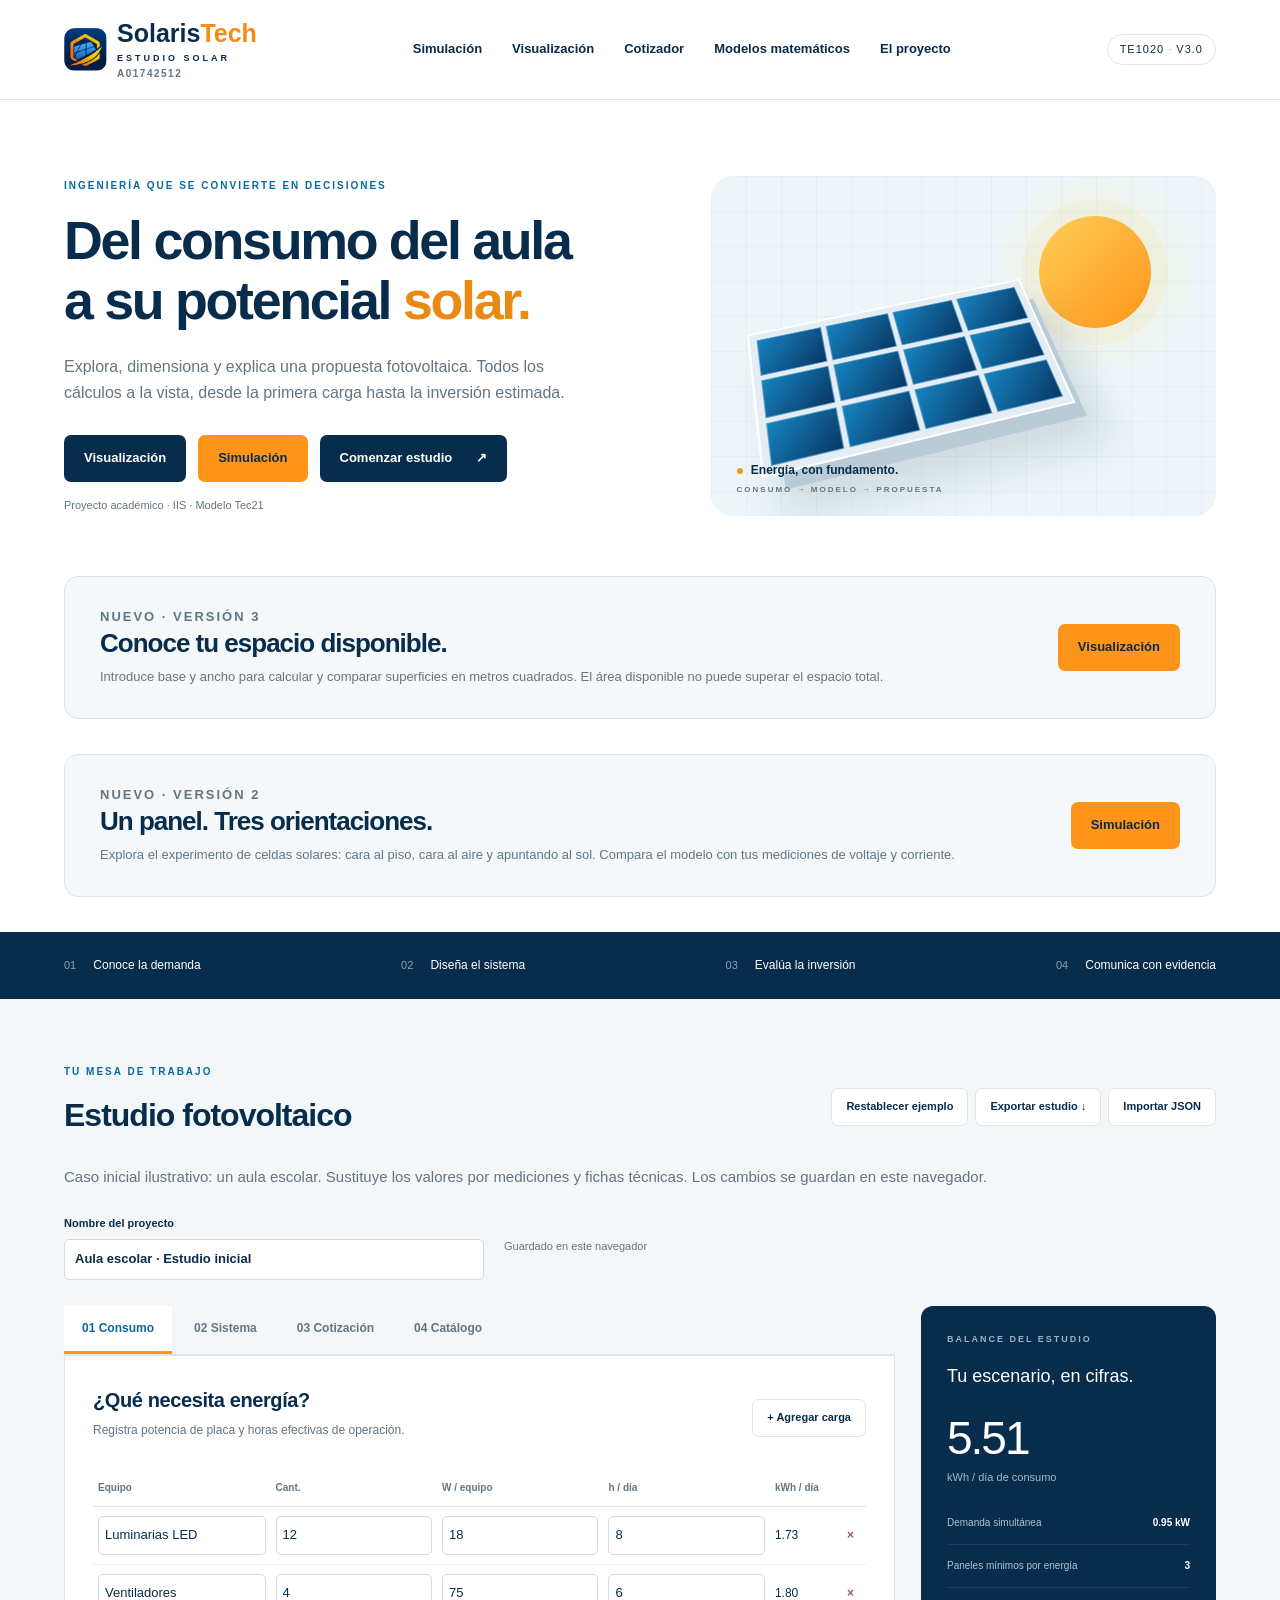
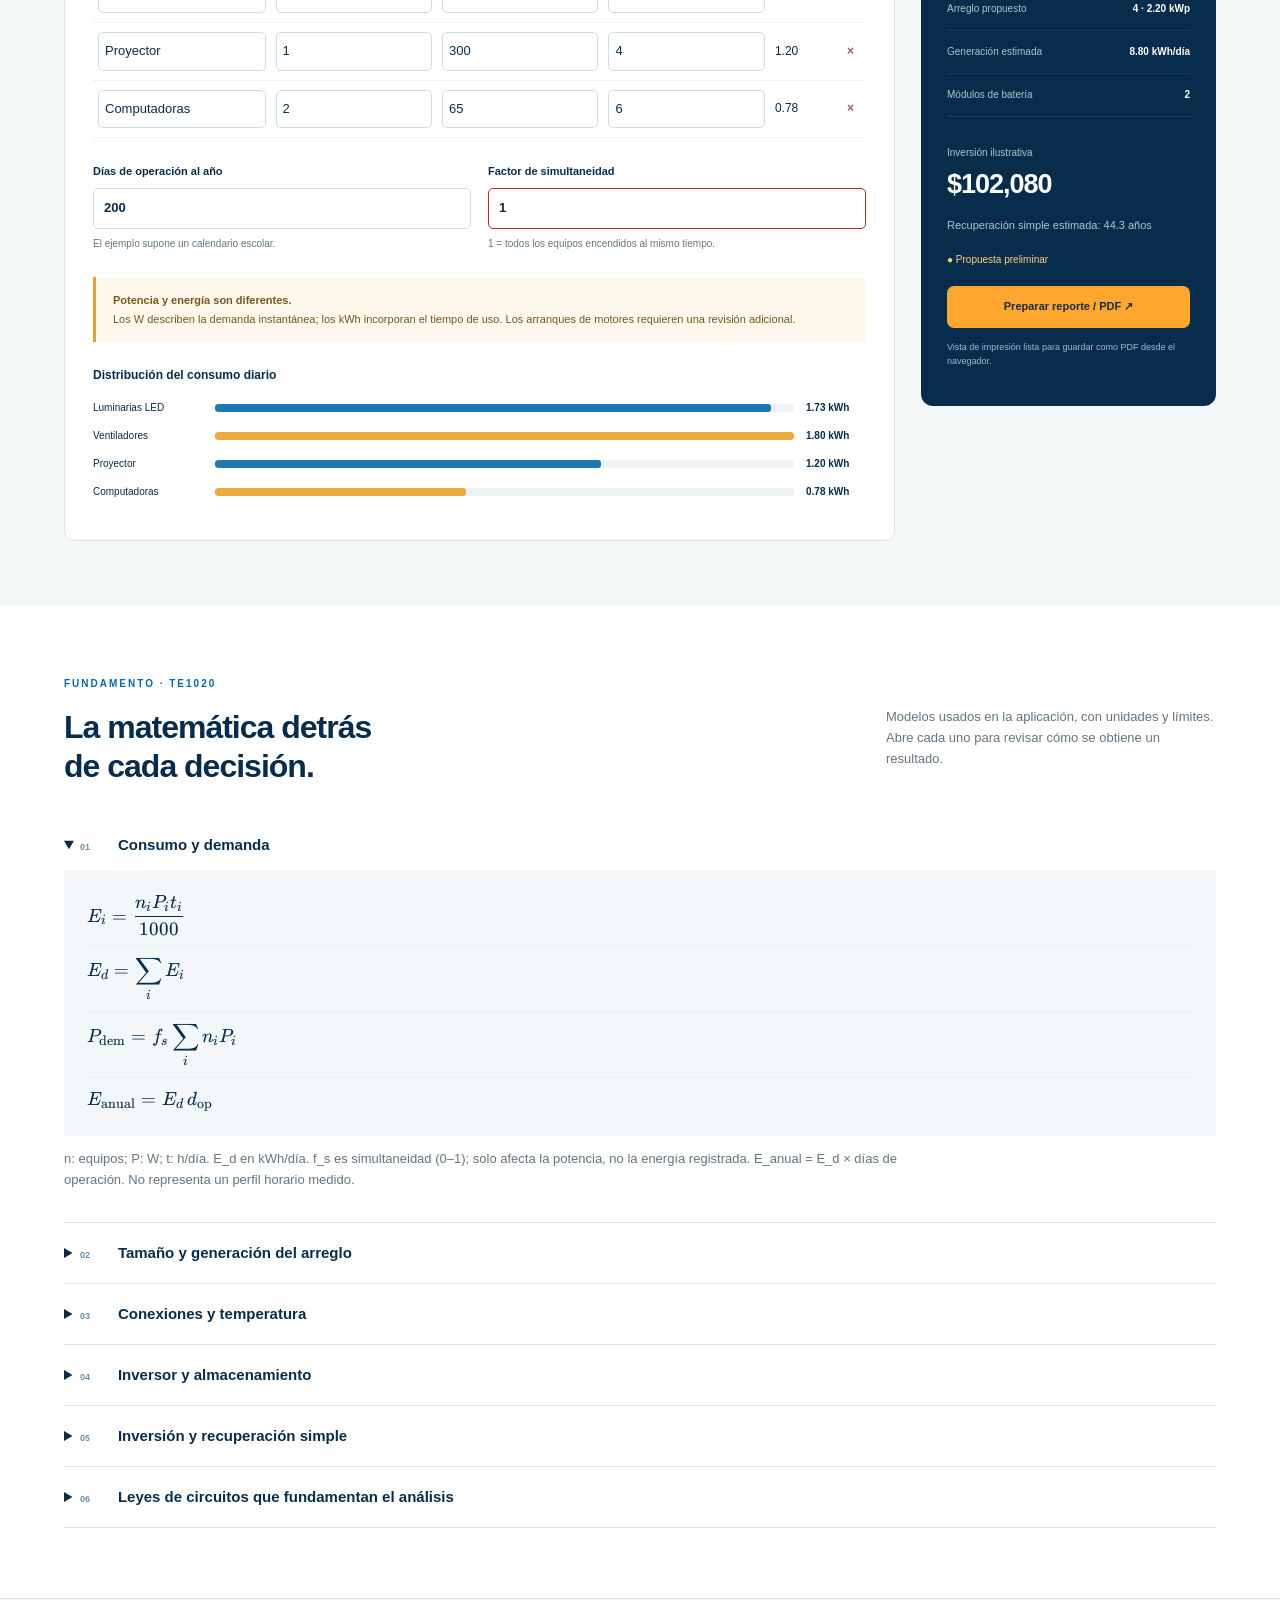
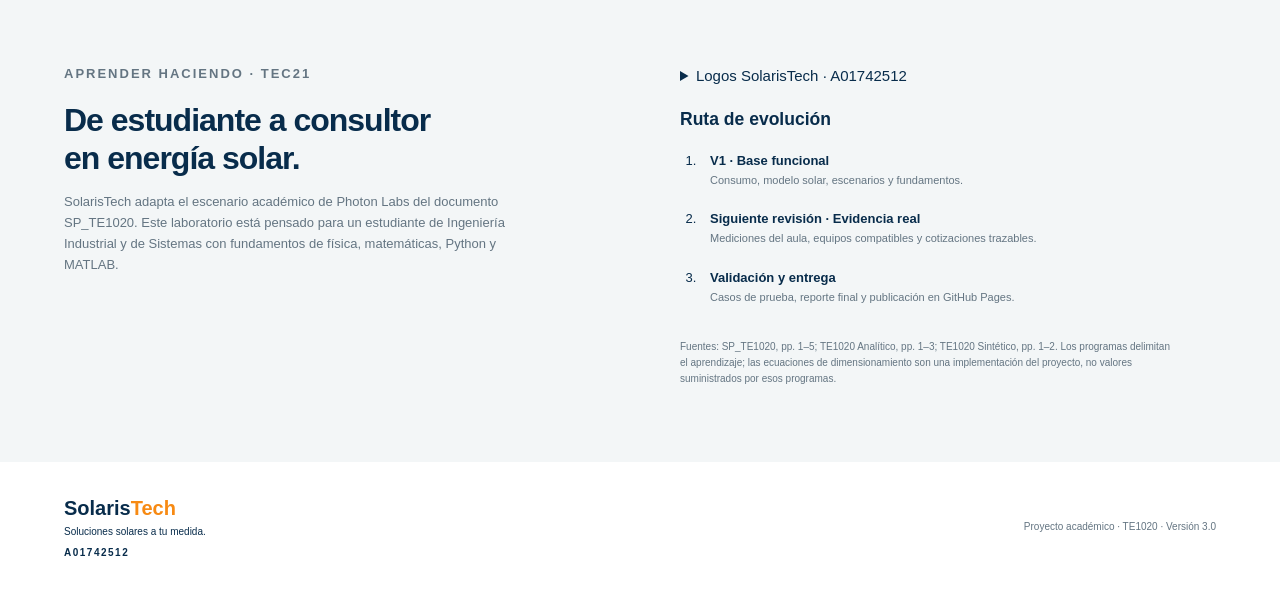
<file: index.html>
<!doctype html>
<html lang="es"><head><meta charset="utf-8"><meta name="viewport" content="width=device-width,initial-scale=1"><meta name="description" content="SolarisTech: laboratorio académico de consumo, dimensionamiento solar y cotización preliminar TE1020."><title>SolarisTech | Estudio solar</title><link rel="icon" href="assets/icono.png"><link rel="stylesheet" href="vendor/katex/katex.min.css"><link rel="stylesheet" href="styles.css"><link rel="stylesheet" href="cell.css"></head>
<body><header><a class="brand" href="#"><img src="assets/icono.png" alt=""><span>Solaris<b>Tech</b><small>ESTUDIO SOLAR</small><small class="student-id">A01742512</small></span></a><nav aria-label="Principal"><a href="simulacion.html">Simulación</a><a href="visualizacion.html">Visualización</a><a href="#workspace">Cotizador</a><a href="#modelos">Modelos matemáticos</a><a href="#proyecto">El proyecto</a></nav><span class="version">TE1020 <i>·</i> V3.0</span></header>
<main><section class="hero"><div><p class="eyebrow">INGENIERÍA QUE SE CONVIERTE EN DECISIONES</p><h1>Del consumo del aula<br>a su potencial <em>solar.</em></h1><p class="intro">Explora, dimensiona y explica una propuesta fotovoltaica. Todos los cálculos a la vista, desde la primera carga hasta la inversión estimada.</p><div class="landing-ctas"><a class="primary" href="visualizacion.html">Visualización</a><a class="primary simulation-link" href="simulacion.html">Simulación</a><a class="primary" href="#workspace">Comenzar estudio <span>↗</span></a></div><span class="hero-note">Proyecto académico · IIS · Modelo Tec21</span></div><div class="solar-scene" aria-label="Ilustración de un arreglo solar"><div class="sun"></div><div class="orbit o1"></div><div class="orbit o2"></div><div class="panel-grid"> <i></i><i></i><i></i><i></i><i></i><i></i><i></i><i></i><i></i><i></i><i></i><i></i></div><div class="scene-label"><span class="dot"></span> Energía, con fundamento.<small>CONSUMO → MODELO → PROPUESTA</small></div></div></section>
<section class="simulation-entry"><div><p class="eyebrow">NUEVO · VERSIÓN 3</p><h2>Conoce tu espacio disponible.</h2><p>Introduce base y ancho para calcular y comparar superficies en metros cuadrados. El área disponible no puede superar el espacio total.</p></div><a class="primary" href="visualizacion.html">Visualización</a></section><section class="simulation-entry"><div><p class="eyebrow">NUEVO · VERSIÓN 2</p><h2>Un panel. Tres orientaciones.</h2><p>Explora el experimento de celdas solares: cara al piso, cara al aire y apuntando al sol. Compara el modelo con tus mediciones de voltaje y corriente.</p></div><a class="primary" href="simulacion.html">Simulación</a></section><div class="context-strip"><span>01 <b>Conoce la demanda</b></span><span>02 <b>Diseña el sistema</b></span><span>03 <b>Evalúa la inversión</b></span><span>04 <b>Comunica con evidencia</b></span></div>
<section id="workspace" class="workspace"><div class="section-head"><div><p class="eyebrow">TU MESA DE TRABAJO</p><h2>Estudio fotovoltaico</h2></div><div class="actions"><button id="reset">Restablecer ejemplo</button><button id="export">Exportar estudio ↓</button><label class="button">Importar JSON<input id="import" type="file" accept="application/json" hidden></label></div></div><p class="muted">Caso inicial ilustrativo: un aula escolar. Sustituye los valores por mediciones y fichas técnicas. Los cambios se guardan en este navegador.</p><div class="study-name"><label>Nombre del proyecto<input id="project" value="Aula escolar · Estudio inicial" maxlength="100"></label><span id="save-status" role="status">Guardado local</span></div>
<div class="work-layout"><div><div class="tabs" role="tablist" aria-label="Etapas del estudio"><button role="tab" aria-selected="true" data-tab="consumo">01 Consumo</button><button role="tab" aria-selected="false" data-tab="sistema">02 Sistema</button><button role="tab" aria-selected="false" data-tab="costos">03 Cotización</button><button role="tab" aria-selected="false" data-tab="catalogo">04 Catálogo</button></div>
<section class="sheet" id="consumo" role="tabpanel"><div class="sheet-heading"><div><h3>¿Qué necesita energía?</h3><p>Registra potencia de placa y horas efectivas de operación.</p></div><button id="add">+ Agregar carga</button></div><div class="table-scroll"><table class="loads"><thead><tr><th>Equipo</th><th>Cant.</th><th>W / equipo</th><th>h / día</th><th>kWh / día</th><th></th></tr></thead><tbody id="load-rows"></tbody></table></div><div class="fields two"><label>Días de operación al año<input id="days" type="number" min="1" max="366" step="1" value="200"><small>El ejemplo supone un calendario escolar.</small></label><label>Factor de simultaneidad<input id="sim" type="number" min="0.01" max="1" step="0.05" value="1"><small>1 = todos los equipos encendidos al mismo tiempo.</small></label></div><div class="callout"><b>Potencia y energía son diferentes.</b> Los W describen la demanda instantánea; los kWh incorporan el tiempo de uso. Los arranques de motores requieren una revisión adicional.</div><h4>Distribución del consumo diario</h4><div id="bars"></div></section>
<section class="sheet" id="sistema" role="tabpanel" hidden><h3>Del balance de energía al circuito</h3><p class="muted">Modelo diario promedio. La configuración serie/paralelo es manual para poder comprobar sus límites.</p><div class="fields three"><label>Horas solares pico (h/día)<input id="hsp" type="number" min="0.1" max="12" step="0.1" value="5"></label><label>Rendimiento global FV<input id="pr" type="number" min="0.1" max="1" step="0.01" value="0.8"></label><label>Margen de potencia CA<input id="margin" type="number" min="1" max="3" step="0.05" value="1.25"></label><label>Módulos en serie (Ns)<input id="ns" type="number" min="1" max="100" step="1" value="4"></label><label>Cadenas en paralelo (Np)<input id="np" type="number" min="1" max="100" step="1" value="1"></label><label>Temperatura mínima célula (°C)<input id="tmin" type="number" min="-50" max="25" value="0"></label><label>Autonomía (días de consumo)<input id="autonomy" type="number" min="0" max="10" step="0.25" value="1"></label><label>Profundidad de descarga<input id="dod" type="number" min="0.1" max="1" step="0.05" value="0.8"></label><label>Eficiencia de descarga + inversor<input id="eta" type="number" min="0.1" max="1" step="0.01" value="0.9"></label></div><div class="circuit"><span>☀<b>Arreglo FV</b><small id="array-label"></small></span><i>→</i><span>∿<b>Inversor</b><small>Conversión CC / CA</small></span><i>→</i><span>⌂<b>Cargas del aula</b><small id="load-label"></small></span></div><h4>Comprobaciones preliminares</h4><div id="checks"></div><p class="muted fine">No comprueba instalación, protecciones, conductores, estructura, conexión a red, BMS, corriente de cortocircuito admisible del inversor ni MPPT en caliente. Las comprobaciones favorables no autorizan una instalación.</p></section>
<section class="sheet" id="costos" role="tabpanel" hidden><h3>Una inversión que se pueda explicar</h3><p class="muted">Precios de ejemplo, editables en MXN. No representan cotizaciones de proveedores.</p><div class="fields three"><label>Panel: precio unitario<input id="panelPrice" type="number" min="0" value="3000"></label><label>Inversor: precio unitario<input id="invPrice" type="number" min="0" value="18000"></label><label>Batería: precio por módulo<input id="batPrice" type="number" min="0" value="22000"></label><label>Estructura y protecciones<input id="bos" type="number" min="0" value="8000"></label><label>Instalación<input id="labor" type="number" min="0" value="6000"></label><label>Impuesto (%)<input id="tax" type="number" min="0" max="100" value="16"></label><label>Electricidad (MXN/kWh)<input id="tariff" type="number" min="0" step="0.01" value="3"></label><label>Aprovechamiento de generación (%)<input id="use" type="number" min="0" max="100" value="80"></label><label>Mantenimiento anual (MXN)<input id="maintenance" type="number" min="0" value="1000"></label></div><div id="budget"></div><div class="callout">El ahorro se limita al consumo anual registrado. No se asigna valor a excedentes. El retorno simple no incluye financiamiento, inflación, degradación ni reemplazo de baterías.</div></section>
<section class="sheet" id="catalogo" role="tabpanel" hidden><h3>Las especificaciones importan</h3><p class="muted">Panel real de referencia. Inversor y batería genéricos para probar el modelo: reemplázalos por equipos y precios verificables antes de presentar una cotización.</p><div id="catalog-fields"></div><div class="callout"><b>Ficha del panel:</b> JinkoSolar JKM550M-72HL4-V, STC. <a href="https://www.jinkosolar.com/uploads/JKM530-550M-72HL4-%28V%29-F2-EN.pdf" target="_blank" rel="noopener">Consultar fabricante ↗</a> · Consulta: 6 nov 2026. Disponibilidad y precio local pendientes.</div></section>
</div><aside class="summary"><p class="eyebrow">BALANCE DEL ESTUDIO</p><h3>Tu escenario, en cifras.</h3><div class="main-stat"><span id="energy">—</span><small>kWh / día de consumo</small></div><div class="stat-row"><span>Demanda simultánea</span><b id="demand">—</b></div><div class="stat-row"><span>Paneles mínimos por energía</span><b id="panels">—</b></div><div class="stat-row"><span>Arreglo propuesto</span><b id="installed">—</b></div><div class="stat-row"><span>Generación estimada</span><b id="generation">—</b></div><div class="stat-row"><span>Módulos de batería</span><b id="batteries">—</b></div><div class="summary-bottom"><span>Inversión ilustrativa</span><strong id="total">—</strong><p id="payback"></p></div><p class="status-pill">● Propuesta preliminar</p><button class="primary" id="report">Preparar reporte / PDF ↗</button><small>Vista de impresión lista para guardar como PDF desde el navegador.</small><p id="errors" role="alert"></p></aside></div></section>
<section id="modelos" class="math-section"><div class="section-head"><div><p class="eyebrow">FUNDAMENTO · TE1020</p><h2>La matemática detrás<br>de cada decisión.</h2></div><p>Modelos usados en la aplicación, con unidades y límites. Abre cada uno para revisar cómo se obtiene un resultado.</p></div><div id="equations"></div></section>
<section id="proyecto" class="project-section"><div><p class="eyebrow">APRENDER HACIENDO · TEC21</p><h2>De estudiante a consultor<br>en energía solar.</h2><p>SolarisTech adapta el escenario académico de Photon Labs del documento SP_TE1020. Este laboratorio está pensado para un estudiante de Ingeniería Industrial y de Sistemas con fundamentos de física, matemáticas, Python y MATLAB.</p></div><div><details class="brand-sheet"><summary>Logos SolarisTech · A01742512</summary><a href="assets/marca-matricula.png" download="SolarisTech-A01742512.png"><img src="assets/marca-matricula.png" alt="Tres logos grandes de SolarisTech con la matrícula A01742512 debajo del lema. Descargar lámina de logos." loading="lazy" style="width:100%;height:auto;margin-top:15px"></a></details><h3>Ruta de evolución</h3><ol class="roadmap"><li><b>V1 · Base funcional</b><span>Consumo, modelo solar, escenarios y fundamentos.</span></li><li><b>Siguiente revisión · Evidencia real</b><span>Mediciones del aula, equipos compatibles y cotizaciones trazables.</span></li><li><b>Validación y entrega</b><span>Casos de prueba, reporte final y publicación en GitHub Pages.</span></li></ol><p class="fine muted">Fuentes: SP_TE1020, pp. 1–5; TE1020 Analítico, pp. 1–3; TE1020 Sintético, pp. 1–2. Los programas delimitan el aprendizaje; las ecuaciones de dimensionamiento son una implementación del proyecto, no valores suministrados por esos programas.</p></div></section></main>
<footer><span>Solaris<b>Tech</b> <small>Soluciones solares a tu medida.</small><small class="student-id">A01742512</small></span><span>Proyecto académico · TE1020 · Versión 3.0</span></footer><dialog id="report-dialog"><div class="report-tools"><button id="close-report">Cerrar</button><button id="print-report" class="primary">Imprimir / Guardar PDF</button></div><article id="report-content"></article></dialog><script src="engine.js"></script><script src="equations-math.js"></script><script src="app.js"></script></body></html>
</file>
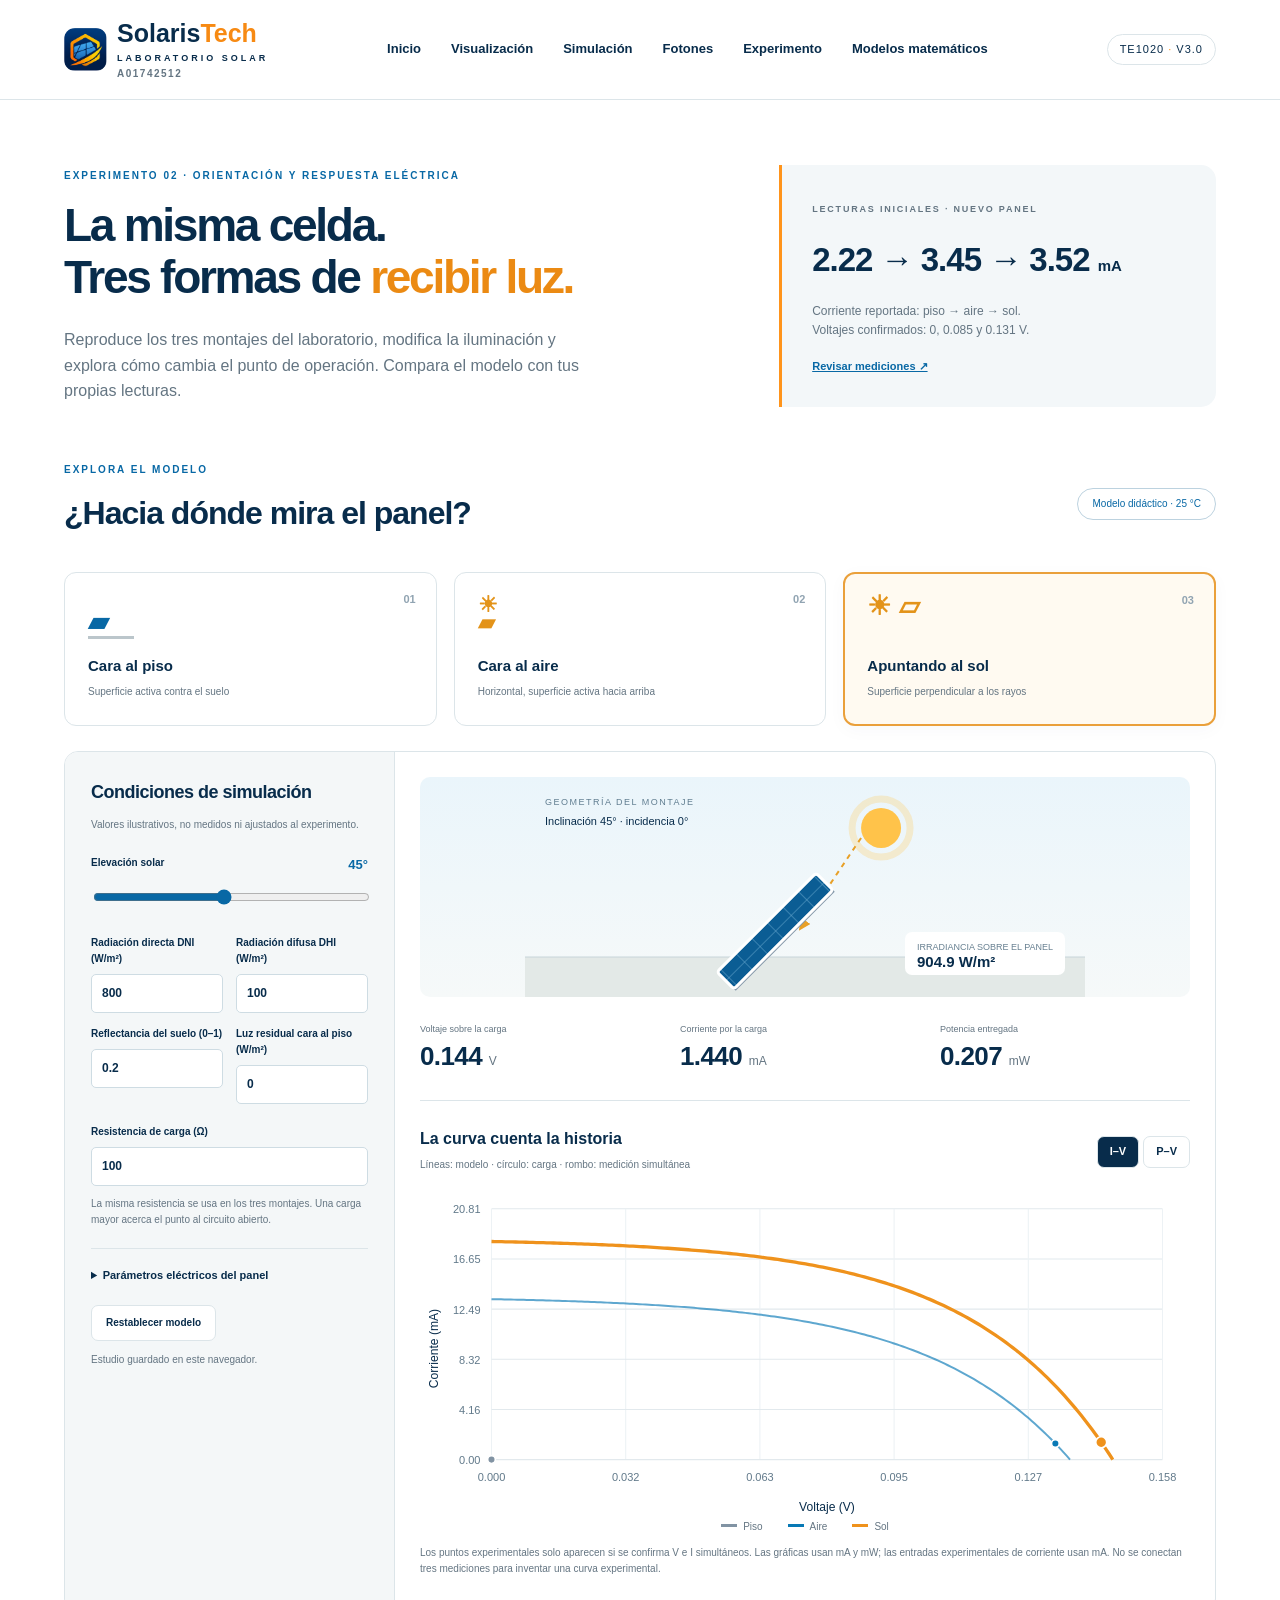
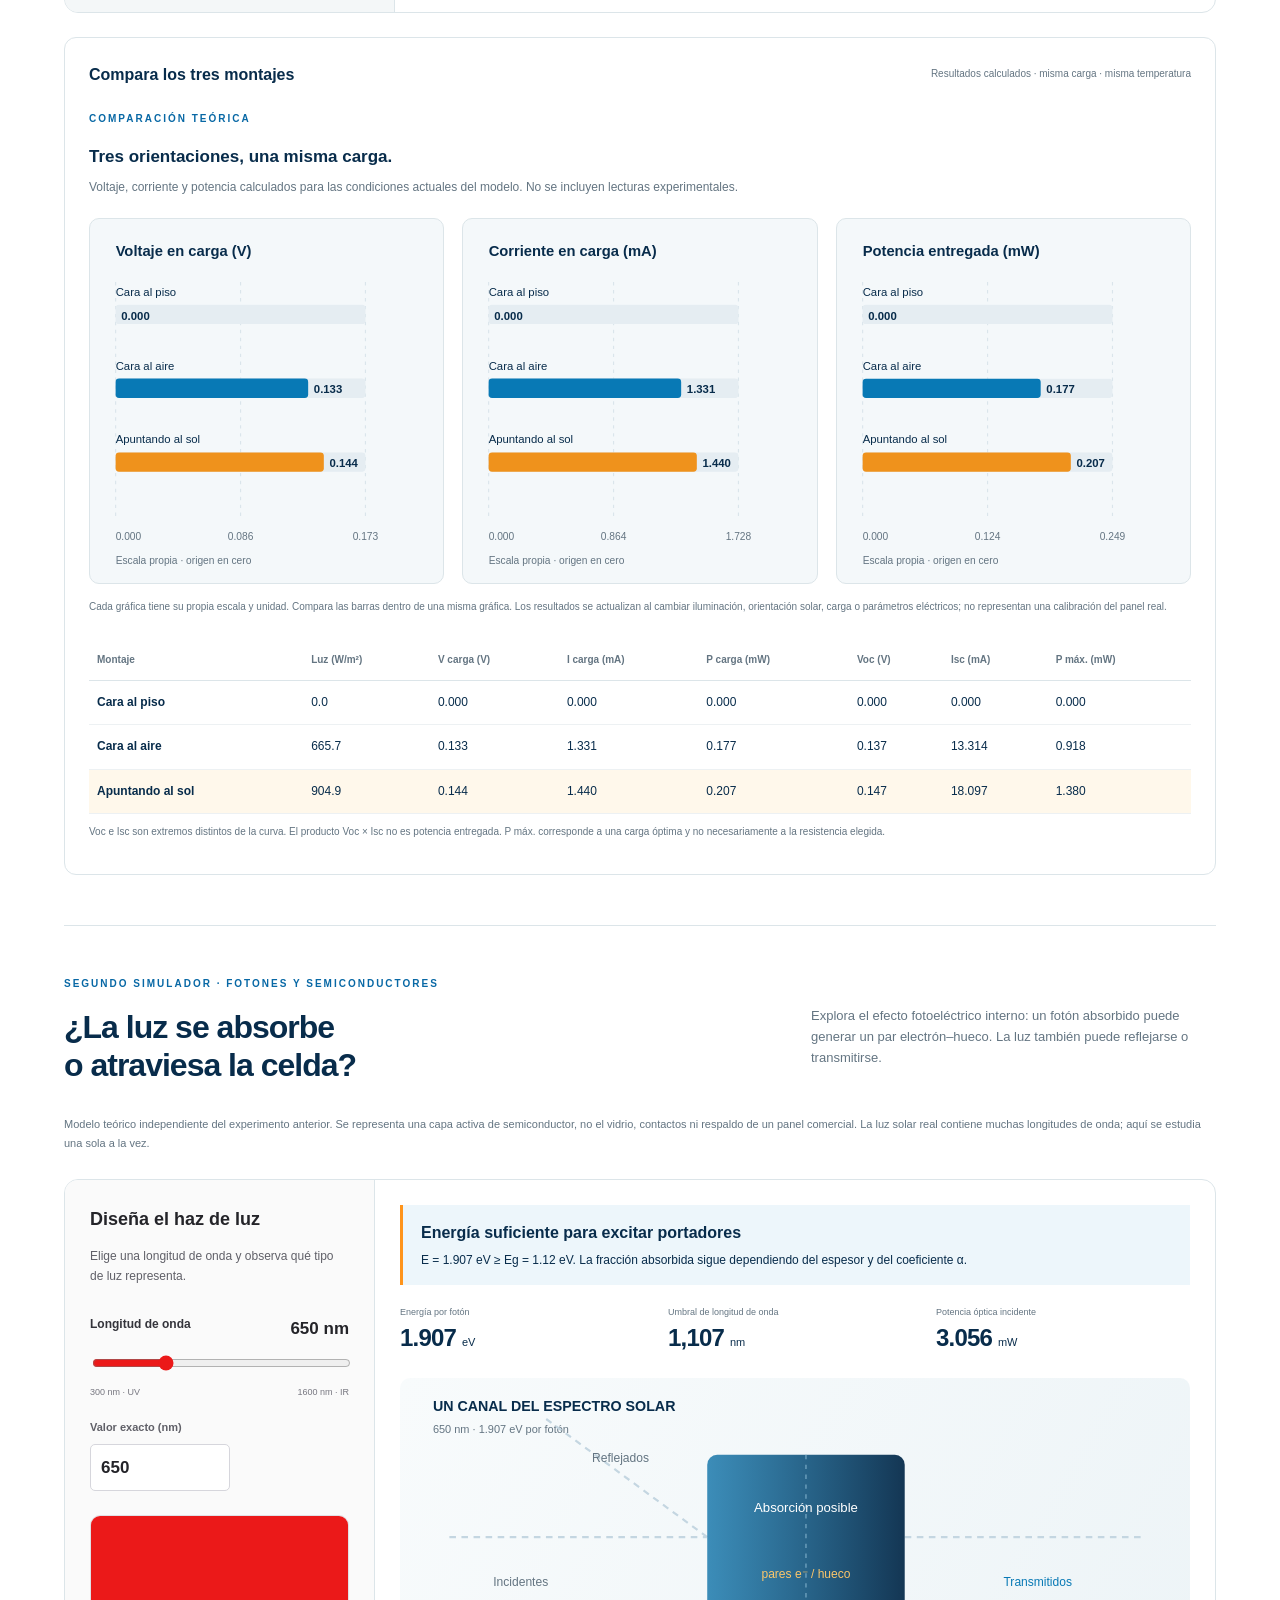
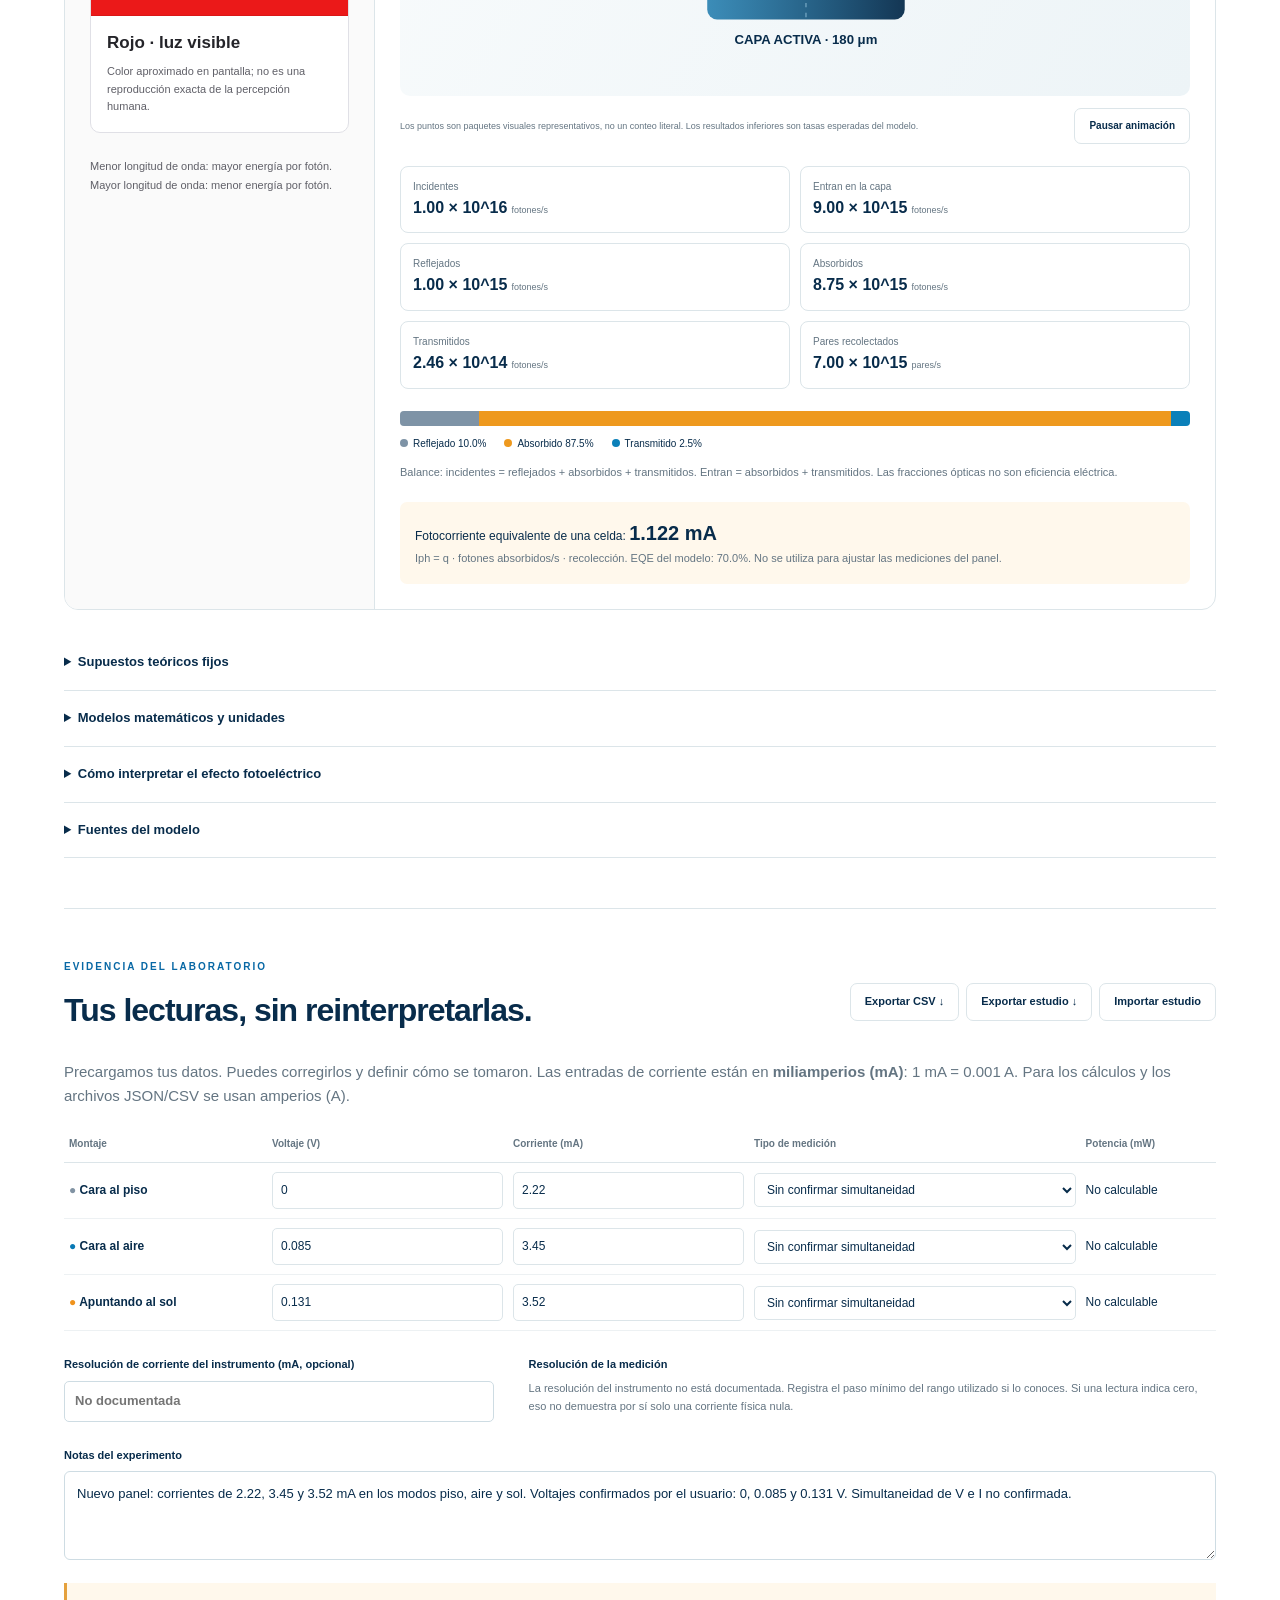
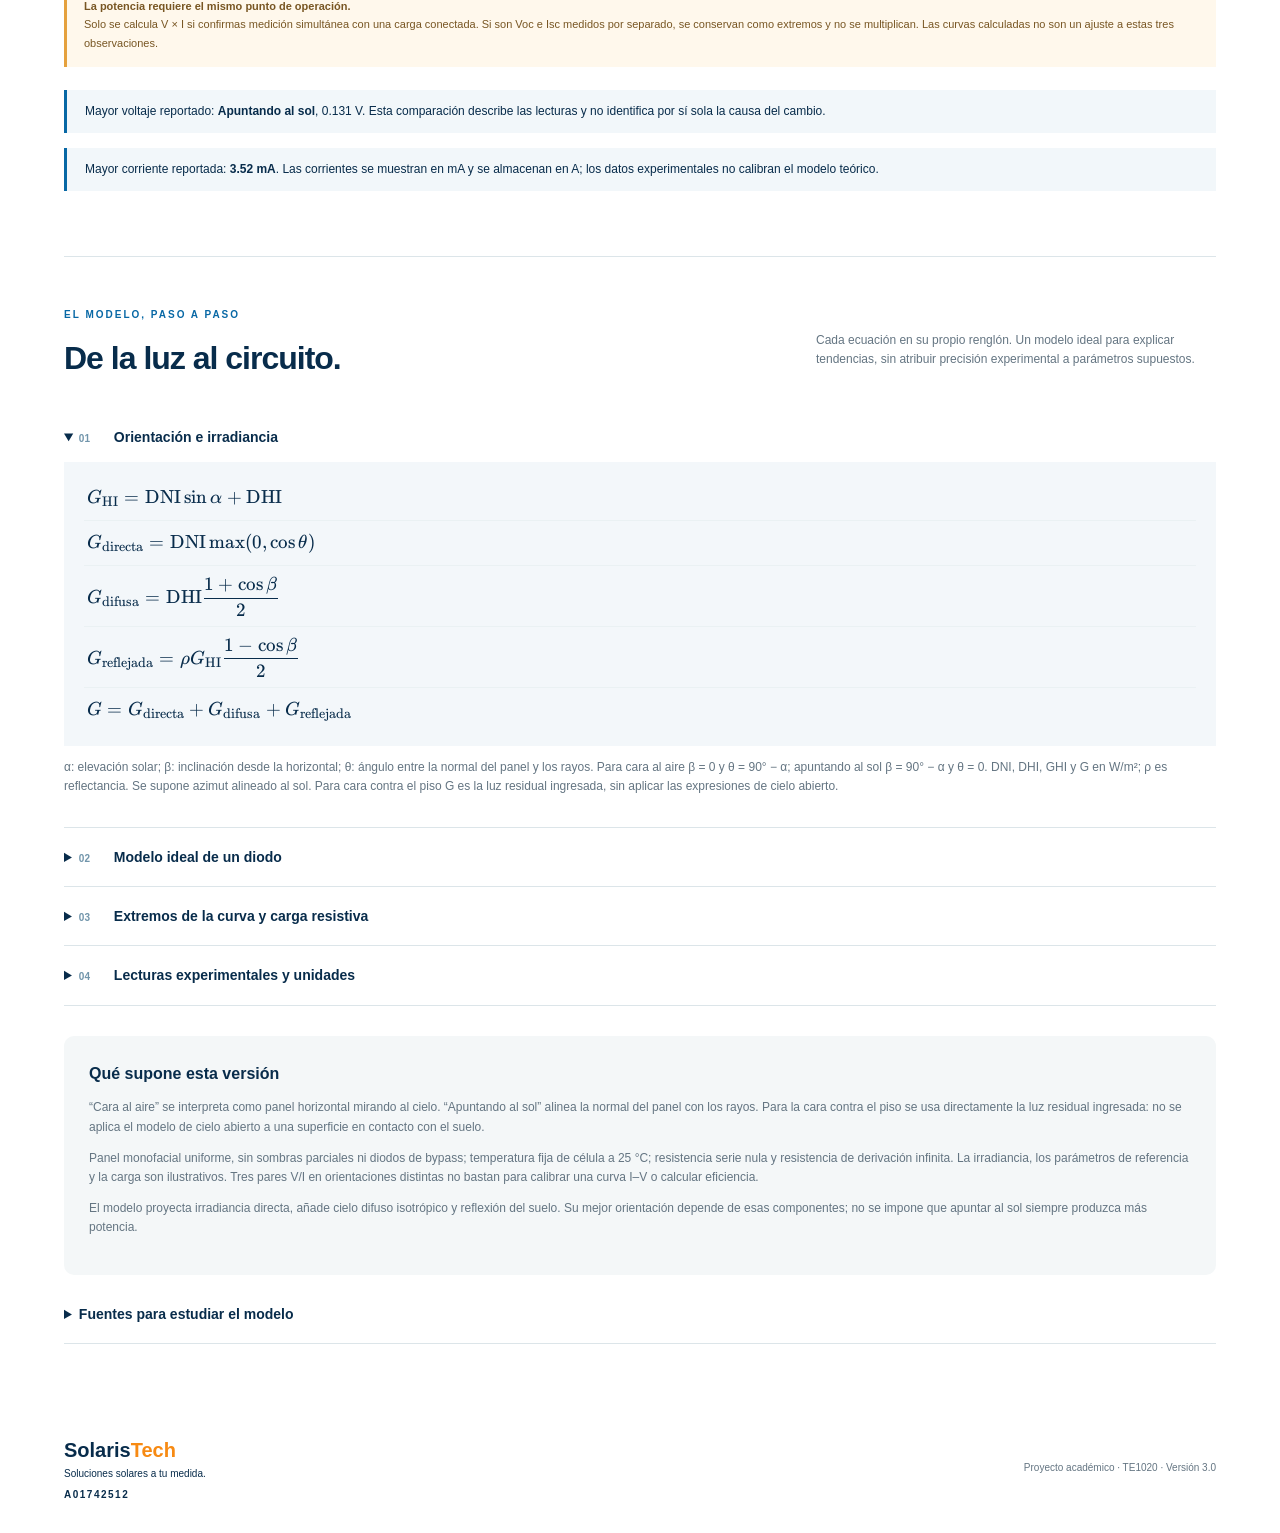
<file: simulacion.html>
<!doctype html><html lang="es"><head><meta charset="utf-8"><meta name="viewport" content="width=device-width,initial-scale=1"><meta name="description" content="Simulador de celdas solares SolarisTech: compara tres orientaciones, curvas I-V y las lecturas de un experimento TE1020."><title>SolarisTech | Simulación de celdas solares</title><link rel="icon" href="assets/icono.png"><link rel="stylesheet" href="styles.css"><link rel="stylesheet" href="vendor/katex/katex.min.css"><link rel="stylesheet" href="cell.css"><link rel="stylesheet" href="photon.css?v=beam-simple"></head><body>
<header><a class="brand" href="index.html"><img src="assets/icono.png" alt=""><span>Solaris<b>Tech</b><small>LABORATORIO SOLAR</small><small class="student-id">A01742512</small></span></a><nav aria-label="Principal"><a href="index.html">Inicio</a><a href="visualizacion.html">Visualización</a><a href="#laboratorio">Simulación</a><a href="#fotones">Fotones</a><a href="#mediciones">Experimento</a><a href="#fundamentos">Modelos matemáticos</a></nav><span class="version">TE1020 <i>·</i> V3.0</span></header>
<main class="cell-main"><section class="lab-intro"><div><p class="eyebrow">EXPERIMENTO 02 · ORIENTACIÓN Y RESPUESTA ELÉCTRICA</p><h1>La misma celda.<br>Tres formas de <em>recibir luz.</em></h1><p class="intro">Reproduce los tres montajes del laboratorio, modifica la iluminación y explora cómo cambia el punto de operación. Compara el modelo con tus propias lecturas.</p></div><div class="experiment-stamp"><span>LECTURAS INICIALES · NUEVO PANEL</span><strong>2.22 → 3.45 → 3.52 <small>mA</small></strong><p>Corriente reportada: piso → aire → sol.<br>Voltajes confirmados: 0, 0.085 y 0.131 V.</p><a href="#mediciones">Revisar mediciones ↗</a></div></section>
<section id="laboratorio"><div class="section-head"><div><p class="eyebrow">EXPLORA EL MODELO</p><h2>¿Hacia dónde mira el panel?</h2></div><span class="model-badge">Modelo didáctico · 25 °C</span></div><div class="mode-cards" role="group" aria-label="Orientación del panel"><button data-mode="floor" aria-pressed="false"><span class="mode-number">01</span><span class="mode-icon floor-icon">▰</span><b>Cara al piso</b><small>Superficie activa contra el suelo</small></button><button data-mode="sky" aria-pressed="false"><span class="mode-number">02</span><span class="mode-icon sky-icon">☀<br>▰</span><b>Cara al aire</b><small>Horizontal, superficie activa hacia arriba</small></button><button data-mode="sun" aria-pressed="true"><span class="mode-number">03</span><span class="mode-icon sun-icon">☀ ▱</span><b>Apuntando al sol</b><small>Superficie perpendicular a los rayos</small></button></div>
<div class="lab-layout"><section class="lab-controls"><h3>Condiciones de simulación</h3><p class="muted fine">Valores ilustrativos, no medidos ni ajustados al experimento.</p><div class="slider-field"><label for="elevation">Elevación solar <output id="elevation-out"></output></label><input id="elevation" type="range" min="5" max="90" step="1"></div><div class="fields two"><label>Radiación directa DNI (W/m²)<input id="dni" type="number" min="0" max="1200" step="10"></label><label>Radiación difusa DHI (W/m²)<input id="dhi" type="number" min="0" max="500" step="10"></label><label>Reflectancia del suelo (0–1)<input id="albedo" type="number" min="0" max="1" step="0.05"></label><label>Luz residual cara al piso (W/m²)<input id="residual" type="number" min="0" max="100" step="1"></label></div><label for="resistance">Resistencia de carga (Ω)<input id="resistance" type="number" min="0.1" max="100000" step="any"></label><p class="muted fine">La misma resistencia se usa en los tres montajes. Una carga mayor acerca el punto al circuito abierto.</p><details class="panel-params"><summary>Parámetros eléctricos del panel</summary><div class="fields two"><label>Voc a 1000 W/m² (V)<input id="vocRef" type="number" min="0.001" max="60" step="0.001"></label><label>Isc a 1000 W/m² (A)<input id="iscRef" type="number" min="0.000001" max="20" step="0.001"></label><label>Celdas en serie<input id="cells" type="number" min="1" max="120" step="1"></label><label>Factor de idealidad (1–2)<input id="ideality" type="number" min="1" max="2" step="0.05"></label></div><p class="fine muted">Voc = 0.15 V e Isc = 0.02 A son parámetros de demostración. Cambiarlos no modifica tus mediciones. Sin ficha o barrido I-V no puede identificarse el panel real.</p></details><button id="reset-model">Restablecer modelo</button><p id="lab-error" role="alert"></p><p id="storage-status" role="status" class="fine muted"></p></section>
<section class="lab-view"><div class="scene" id="scene"></div><div class="live-values" aria-live="polite"><div><small>Voltaje sobre la carga</small><strong id="live-v">—</strong></div><div><small>Corriente por la carga</small><strong id="live-i">—</strong></div><div><small>Potencia entregada</small><strong id="live-p">—</strong></div></div><div class="plot-header"><div><h3>La curva cuenta la historia</h3><p class="fine muted">Líneas: modelo · círculo: carga · rombo: medición simultánea</p></div><div class="plot-toggle" role="group" aria-label="Tipo de gráfica"><button data-chart="iv" aria-pressed="true">I–V</button><button data-chart="pv" aria-pressed="false">P–V</button></div></div><div id="curve-chart"></div><div class="plot-legend"><span style="--c:#8193a3">Piso</span><span style="--c:#0879b5">Aire</span><span style="--c:#ef921c">Sol</span></div><p id="curve-description" class="muted fine"></p></section></div>
<section class="comparison-section"><div class="section-head"><h3>Compara los tres montajes</h3><span class="muted fine">Resultados calculados · misma carga · misma temperatura</span></div><div class="table-scroll"><table><thead><tr><th>Montaje</th><th>Luz (W/m²)</th><th>V carga (V)</th><th>I carga (mA)</th><th>P carga (mW)</th><th>Voc (V)</th><th>Isc (mA)</th><th>P máx. (mW)</th></tr></thead><tbody id="model-comparison"></tbody></table></div><p class="fine muted">Voc e Isc son extremos distintos de la curva. El producto Voc × Isc no es potencia entregada. P máx. corresponde a una carga óptima y no necesariamente a la resistencia elegida.</p></section></section>
<section id="mediciones" class="measurements-section"><div class="section-head"><div><p class="eyebrow">EVIDENCIA DEL LABORATORIO</p><h2>Tus lecturas, sin reinterpretarlas.</h2></div><div class="actions"><button id="download-csv">Exportar CSV ↓</button><button id="download-json">Exportar estudio ↓</button><label class="button">Importar estudio<input id="import-lab" type="file" accept="application/json" hidden></label></div></div><p class="muted">Precargamos tus datos. Puedes corregirlos y definir cómo se tomaron. Las entradas de corriente están en <b>miliamperios (mA)</b>: 1 mA = 0.001 A. Para los cálculos y los archivos JSON/CSV se usan amperios (A).</p><div class="table-scroll"><table class="measurement-table"><thead><tr><th>Montaje</th><th>Voltaje (V)</th><th>Corriente (mA)</th><th>Tipo de medición</th><th>Potencia (mW)</th></tr></thead><tbody id="measurement-rows"></tbody></table></div><div class="measurement-bottom"><label>Resolución de corriente del instrumento (mA, opcional)<input id="resolution" type="number" min="0.000001" max="20000" step="any" placeholder="No documentada"></label><div class="instrument-note"><b>Resolución de la medición</b><p id="zero-explanation">Una lectura cero no permite determinar si la corriente fue exactamente nula o menor que la resolución del instrumento. También conviene revisar rango, conexiones y fusible; el simulador no identifica la causa.</p></div></div><label>Notas del experimento<textarea id="notes" rows="3" maxlength="3000"></textarea></label><div class="callout"><b>La potencia requiere el mismo punto de operación.</b> Solo se calcula V × I si confirmas medición simultánea con una carga conectada. Si son Voc e Isc medidos por separado, se conservan como extremos y no se multiplican. Las curvas calculadas no son un ajuste a estas tres observaciones.</div><div id="observations"></div></section>
<section id="fundamentos" class="lab-foundations"><div class="section-head"><div><p class="eyebrow">EL MODELO, PASO A PASO</p><h2>De la luz al circuito.</h2></div><p class="muted">Cada ecuación en su propio renglón. Un modelo ideal para explicar tendencias, sin atribuir precisión experimental a parámetros supuestos.</p></div><div id="cell-equations"></div><div class="model-limits"><h3>Qué supone esta versión</h3><p>“Cara al aire” se interpreta como panel horizontal mirando al cielo. “Apuntando al sol” alinea la normal del panel con los rayos. Para la cara contra el piso se usa directamente la luz residual ingresada: no se aplica el modelo de cielo abierto a una superficie en contacto con el suelo.</p><p>Panel monofacial uniforme, sin sombras parciales ni diodos de bypass; temperatura fija de célula a 25 °C; resistencia serie nula y resistencia de derivación infinita. La irradiancia, los parámetros de referencia y la carga son ilustrativos. Tres pares V/I en orientaciones distintas no bastan para calibrar una curva I–V o calcular eficiencia.</p><p>El modelo proyecta irradiancia directa, añade cielo difuso isotrópico y reflexión del suelo. Su mejor orientación depende de esas componentes; no se impone que apuntar al sol siempre produzca más potencia.</p></div><details class="lab-sources"><summary>Fuentes para estudiar el modelo</summary><ul><li><a href="https://www.pveducation.org/pvcdrom/solar-cell-operation/iv-curve" target="_blank" rel="noopener">PVEducation · Curva I–V y ecuación del diodo</a></li><li><a href="https://pvpmc.sandia.gov/modeling-guide/1-weather-design-inputs/plane-of-array-poa-irradiance/calculating-poa-irradiance/poa-sky-diffuse/isotropic-sky-diffuse-model/" target="_blank" rel="noopener">Sandia PVPMC · Modelo de cielo difuso isotrópico</a></li><li><a href="https://www.cei.washington.edu/lesson-plans-resources/photovoltaic-characterization-lab/" target="_blank" rel="noopener">University of Washington · Caracterización fotovoltaica</a></li></ul><p class="fine muted">Consulta: 11 de noviembre de 2026. La geometría de contacto con el piso y los parámetros ilustrativos son supuestos explícitos de esta aplicación.</p></details></section></main><footer><span>Solaris<b>Tech</b><small>Soluciones solares a tu medida.</small><small class="student-id">A01742512</small></span><span>Proyecto académico · TE1020 · Versión 3.0</span></footer><script src="cell-engine.js?v=2.1"></script><script src="cell-math.js"></script><script src="cell-app.js?v=2.1"></script><script src="photon-engine.js"></script><script src="photon-math.js"></script><script src="photon-app.js?v=beam-simple"></script></body></html>
</file>
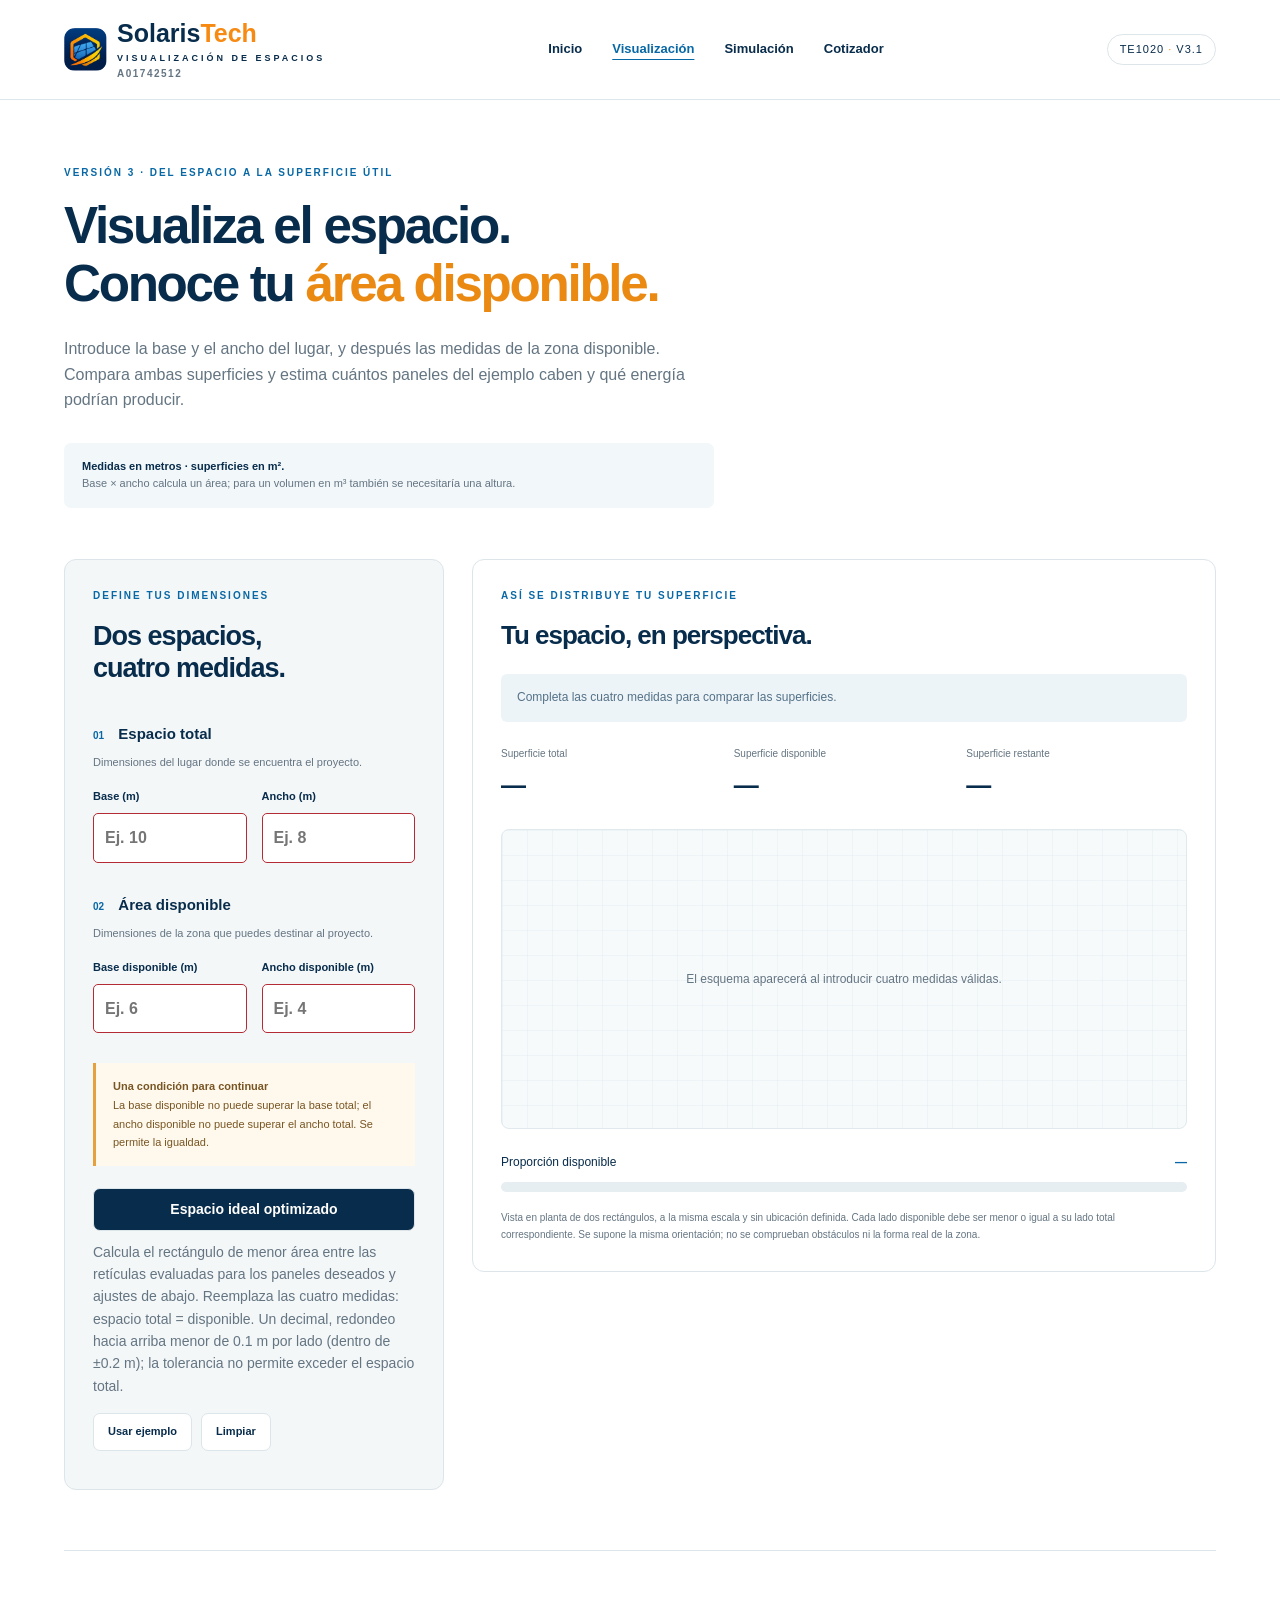
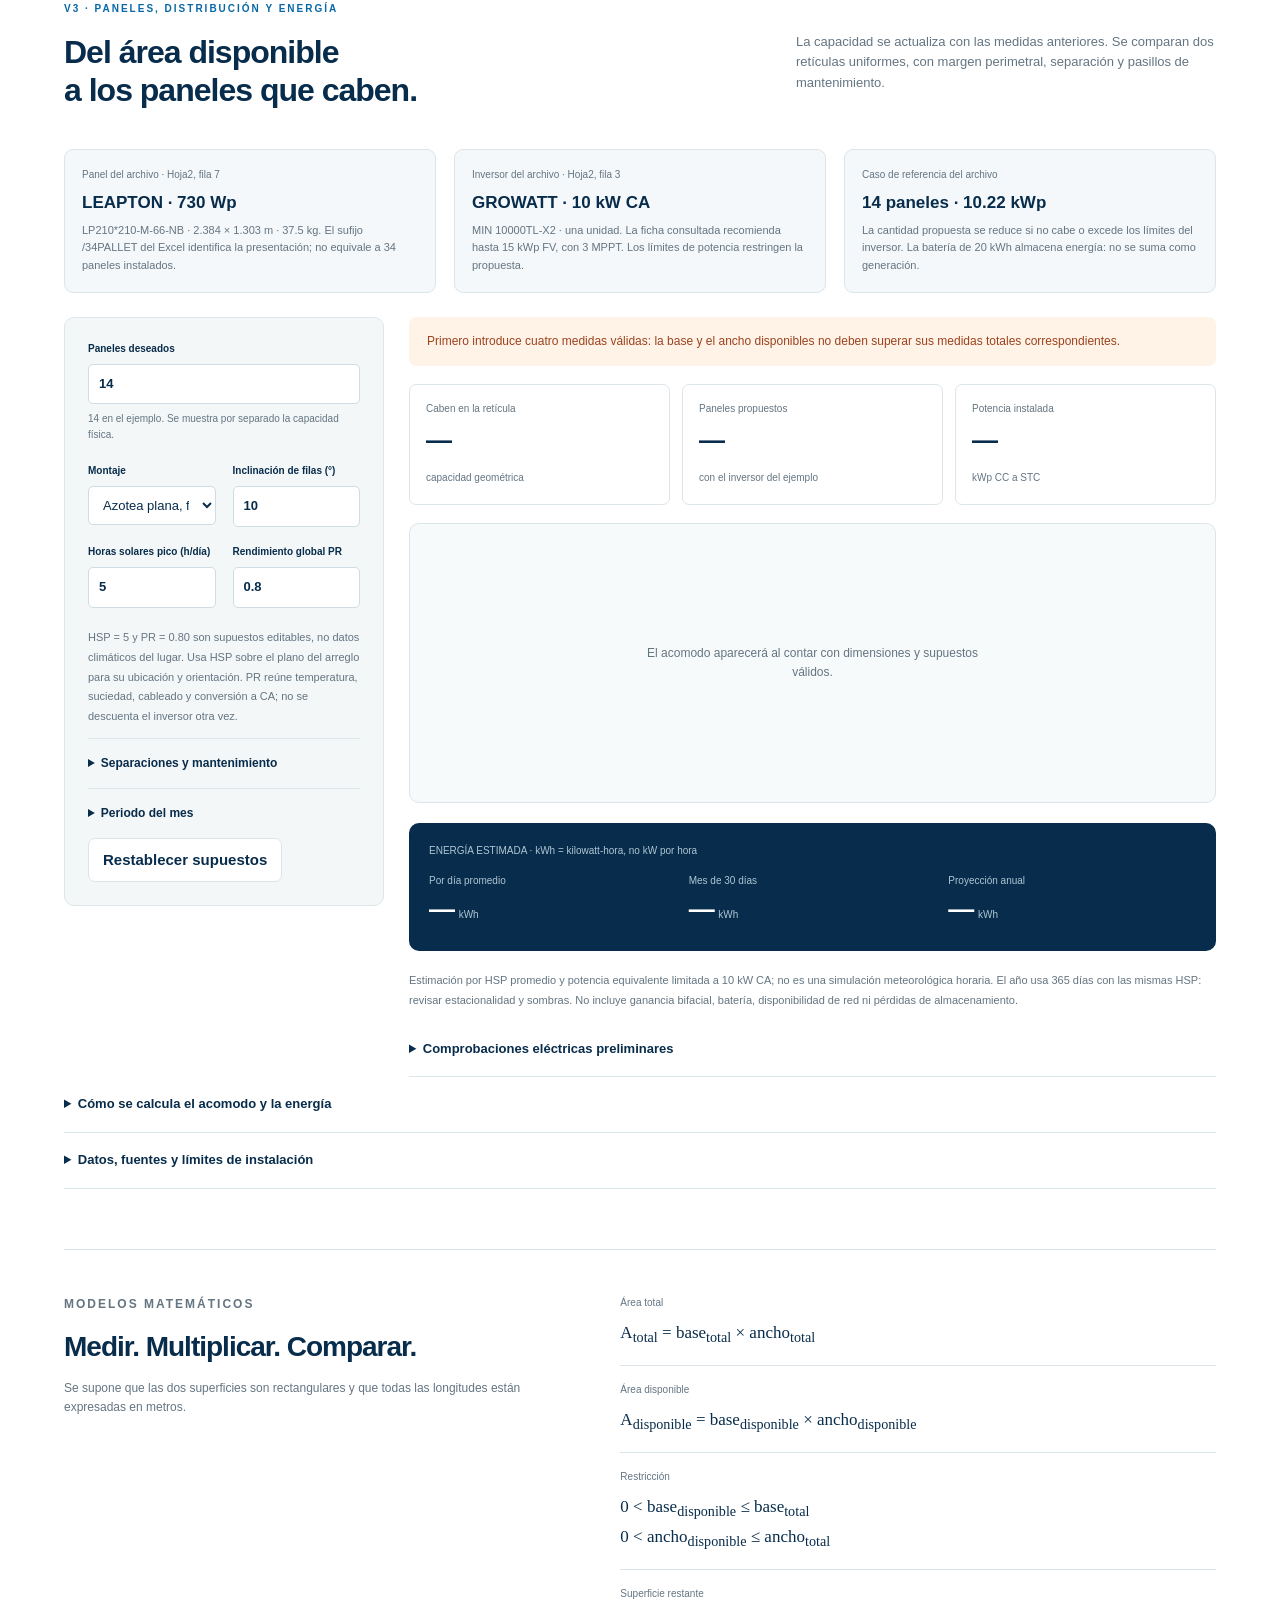
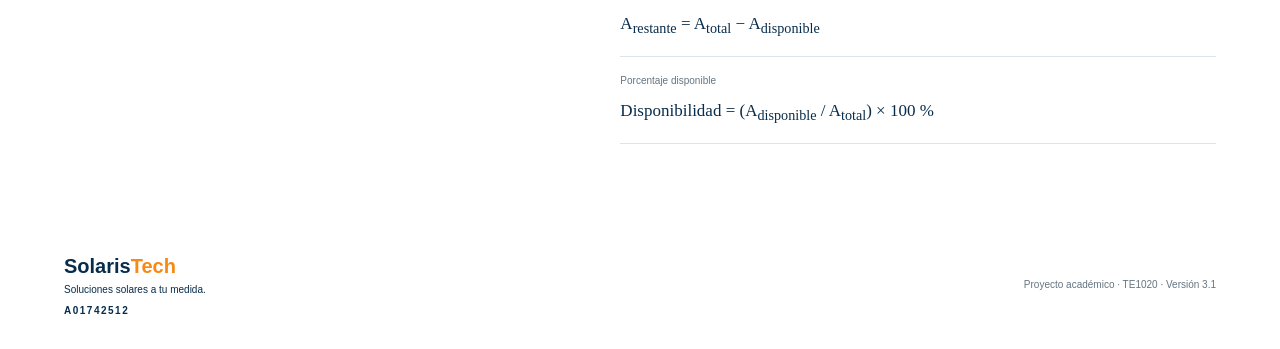
<file: visualizacion.html>
<!doctype html><html lang="es"><head><meta charset="utf-8"><meta name="viewport" content="width=device-width,initial-scale=1"><meta name="description" content="Visualización V3 de SolarisTech: calcula y compara el área total y disponible de un espacio rectangular en metros cuadrados."><title>SolarisTech | Visualización</title><link rel="icon" href="assets/icono.png"><link rel="stylesheet" href="styles.css"><link rel="stylesheet" href="space.css?v=3.1.1"><link rel="stylesheet" href="installation.css?v=3.1.1"></head><body><header><a class="brand" href="index.html"><img src="assets/icono.png" alt=""><span>Solaris<b>Tech</b><small>VISUALIZACIÓN DE ESPACIOS</small><small class="student-id">A01742512</small></span></a><nav aria-label="Principal"><a href="index.html">Inicio</a><a href="visualizacion.html" aria-current="page">Visualización</a><a href="simulacion.html">Simulación</a><a href="index.html#workspace">Cotizador</a></nav><span class="version">TE1020 <i>·</i> V3.1</span></header>
<main class="space-main"><section class="space-intro"><p class="eyebrow">VERSIÓN 3 · DEL ESPACIO A LA SUPERFICIE ÚTIL</p><h1>Visualiza el espacio.<br>Conoce tu <em>área disponible.</em></h1><p class="intro">Introduce la base y el ancho del lugar, y después las medidas de la zona disponible. Compara ambas superficies y estima cuántos paneles del ejemplo caben y qué energía podrían producir.</p><p class="space-unit-note"><b>Medidas en metros · superficies en m².</b> Base × ancho calcula un área; para un volumen en m³ también se necesitaría una altura.</p></section>
<div class="space-layout"><section class="space-inputs" aria-labelledby="dimensions-title"><div class="section-head"><div><p class="eyebrow">DEFINE TUS DIMENSIONES</p><h2 id="dimensions-title">Dos espacios,<br>cuatro medidas.</h2></div></div><form id="space-form" novalidate><fieldset><legend><span>01</span> Espacio total</legend><p>Dimensiones del lugar donde se encuentra el proyecto.</p><div class="fields two"><label for="totalBase">Base (m)<input id="totalBase" name="totalBase" type="number" min="0" step="any" placeholder="Ej. 10" required aria-describedby="totalBase-error"><small id="totalBase-error" class="space-field-error"></small></label><label for="totalWidth">Ancho (m)<input id="totalWidth" name="totalWidth" type="number" min="0" step="any" placeholder="Ej. 8" required aria-describedby="totalWidth-error"><small id="totalWidth-error" class="space-field-error"></small></label></div></fieldset><fieldset><legend><span>02</span> Área disponible</legend><p>Dimensiones de la zona que puedes destinar al proyecto.</p><div class="fields two"><label for="availableBase">Base disponible (m)<input id="availableBase" name="availableBase" type="number" min="0" step="any" placeholder="Ej. 6" required aria-describedby="availableBase-error availability-rule"><small id="availableBase-error" class="space-field-error"></small></label><label for="availableWidth">Ancho disponible (m)<input id="availableWidth" name="availableWidth" type="number" min="0" step="any" placeholder="Ej. 4" required aria-describedby="availableWidth-error availability-rule"><small id="availableWidth-error" class="space-field-error"></small></label></div></fieldset><div id="availability-rule" class="callout"><b>Una condición para continuar</b>La base disponible no puede superar la base total; el ancho disponible no puede superar el ancho total. Se permite la igualdad.</div><button type="button" id="space-ideal" class="space-ideal">Espacio ideal optimizado</button><p class="space-ideal-help">Calcula el rectángulo de menor área entre las retículas evaluadas para los paneles deseados y ajustes de abajo. Reemplaza las cuatro medidas: espacio total = disponible. Un decimal, redondeo hacia arriba menor de 0.1 m por lado (dentro de ±0.2 m); la tolerancia no permite exceder el espacio total.</p><p id="space-ideal-status" class="space-ideal-help" role="status" aria-live="polite"></p><div class="space-actions"><button type="button" id="space-example">Usar ejemplo</button><button type="button" id="space-clear">Limpiar</button></div><p id="space-storage" class="fine muted" role="status"></p></form></section>
<section class="space-results" aria-labelledby="space-results-title"><p class="eyebrow">ASÍ SE DISTRIBUYE TU SUPERFICIE</p><h2 id="space-results-title">Tu espacio, en perspectiva.</h2><div id="space-status" class="space-status" role="status" aria-live="polite">Completa las cuatro medidas para comparar las superficies.</div><div class="space-stats"><div><small>Superficie total</small><strong id="total-area">—</strong></div><div><small>Superficie disponible</small><strong id="available-area">—</strong></div><div><small>Superficie restante</small><strong id="remaining-area">—</strong></div></div><div id="space-plan" class="space-plan"><p>El esquema aparecerá al introducir medidas válidas.</p></div><div class="space-percentage"><span>Proporción disponible</span><b id="available-percentage">—</b></div><div class="space-meter" role="progressbar" aria-label="Porcentaje de superficie disponible" aria-valuemin="0" aria-valuemax="100" id="space-meter"><span id="space-meter-fill"></span></div><p class="space-limit">Vista en planta de dos rectángulos, a la misma escala y sin ubicación definida. Cada lado disponible debe ser menor o igual a su lado total correspondiente. Se supone la misma orientación; no se comprueban obstáculos ni la forma real de la zona.</p></section></div>
<section class="space-math" aria-labelledby="space-math-title"><div><p class="eyebrow">MODELOS MATEMÁTICOS</p><h2 id="space-math-title">Medir. Multiplicar. Comparar.</h2><p>Se supone que las dos superficies son rectangulares y que todas las longitudes están expresadas en metros.</p></div><div class="space-equations"><p><span>Área total</span><b>A<sub>total</sub> = base<sub>total</sub> × ancho<sub>total</sub></b></p><p><span>Área disponible</span><b>A<sub>disponible</sub> = base<sub>disponible</sub> × ancho<sub>disponible</sub></b></p><p><span>Restricción</span><b>0 &lt; base<sub>disponible</sub> ≤ base<sub>total</sub></b><br><b>0 &lt; ancho<sub>disponible</sub> ≤ ancho<sub>total</sub></b></p><p><span>Superficie restante</span><b>A<sub>restante</sub> = A<sub>total</sub> − A<sub>disponible</sub></b></p><p><span>Porcentaje disponible</span><b>Disponibilidad = (A<sub>disponible</sub> / A<sub>total</sub>) × 100 %</b></p></div></section></main><footer><span>Solaris<b>Tech</b><small>Soluciones solares a tu medida.</small><small class="student-id">A01742512</small></span><span>Proyecto académico · TE1020 · Versión 3.1</span></footer><script src="space-engine.js?v=3.1.1"></script><script src="space-app.js?v=3.1.1"></script><script src="installation-engine.js?v=3.1.1"></script><script src="installation-app.js?v=3.1.1"></script></body></html>
</file>
<file: styles.css>
:root{--navy:#082c4b;--blue:#0868a5;--orange:#ff941b;--paper:#f4f7f8;--line:#dce5e9;--muted:#647582}*{box-sizing:border-box}html{scroll-behavior:smooth;scroll-padding-top:100px}body{margin:0;font:15px/1.6 'Segoe UI',Arial,sans-serif;color:var(--navy);background:#fff}button,input{font:inherit}button,.button,a{ -webkit-tap-highlight-color:transparent}button,.button{cursor:pointer;border:1px solid var(--line);background:white;color:var(--navy);padding:9px 14px;border-radius:7px;font-weight:600}button:hover,.button:hover{border-color:var(--blue);background:#eff6fa}button:focus-visible,a:focus-visible,input:focus-visible{outline:3px solid #f7ab42;outline-offset:3px}a{color:var(--blue)}header{padding:20px 5%;display:flex;align-items:center;justify-content:space-between;border-bottom:1px solid var(--line);gap:20px;background:#fff;position:sticky;top:0;z-index:5}.brand{display:flex;align-items:center;gap:10px;text-decoration:none;color:var(--navy);font-size:25px;font-weight:750;line-height:1.1}.brand img{width:43px;height:43px;border-radius:11px}.brand b,footer b{color:#f78a13}.brand small{display:block;font-size:9px;letter-spacing:3px;margin-top:6px}nav{display:flex;gap:30px}nav a{text-decoration:none;color:var(--navy);font-size:13px;font-weight:600}.version{font-size:11px;letter-spacing:1px;border:1px solid var(--line);padding:6px 12px;border-radius:20px}.version i{color:var(--orange);font-style:normal}.hero{max-width:1400px;margin:auto;padding:76px 5% 60px;display:grid;grid-template-columns:1.2fr 1fr;gap:40px;align-items:center}.eyebrow{font-size:10px;letter-spacing:2px;font-weight:750;color:var(--blue);margin:0 0 16px}h1{font-size:clamp(35px,4.2vw,62px);line-height:1.12;letter-spacing:-2.3px;margin:0 0 24px;font-weight:650}h1 em{font-style:normal;color:#eb8a13}.intro{max-width:515px;font-size:16px;color:var(--muted);margin-bottom:30px}.primary{display:inline-flex;align-items:center;justify-content:center;gap:24px;background:var(--navy);color:white;border:0;text-decoration:none;border-radius:7px;padding:13px 20px;font-size:13px;font-weight:650}.primary:hover{background:#134f79;color:white}.hero-note{display:block;font-size:11px;margin-top:15px;color:var(--muted)}.solar-scene{height:340px;background:#edf5f8;border-radius:22px;position:relative;overflow:hidden;background-image:linear-gradient(#dce9ef80 1px,transparent 1px),linear-gradient(90deg,#dce9ef80 1px,transparent 1px);background-size:35px 35px}.sun{position:absolute;width:112px;height:112px;border-radius:50%;background:linear-gradient(135deg,#ffcf57,#ff941b);right:65px;top:40px;box-shadow:0 0 0 17px #ffc74318,0 0 0 39px #ffc7430c}.panel-grid{display:grid;grid-template-columns:repeat(4,1fr);gap:5px;position:absolute;left:44px;top:115px;width:300px;height:153px;transform:perspective(450px) rotateX(27deg) rotateZ(-14deg);padding:7px;background:#e4edf4;border:2px solid white;box-shadow:12px 22px 0 -7px #b8cbd7,18px 40px 35px #12364d22}.panel-grid i{background:linear-gradient(135deg,#1683c1,#083864);border:1px solid #599ec7}.scene-label{position:absolute;bottom:20px;left:26px;font-size:12px;font-weight:650}.scene-label small{display:block;font-size:8px;letter-spacing:2px;margin-top:3px;color:var(--muted)}.dot{display:inline-block;height:6px;width:6px;background:#e99c25;border-radius:50%;margin-right:5px}.context-strip{display:flex;justify-content:space-between;padding:24px 5%;background:var(--navy);color:#80a6bc;font-size:11px;gap:16px}.context-strip b{color:white;margin-left:14px;font-weight:500;font-size:12px}.workspace{padding:65px 5%;background:var(--paper)}.section-head{display:flex;justify-content:space-between;align-items:center;gap:40px;margin-bottom:15px}h2{font-size:32px;line-height:1.2;letter-spacing:-1px;margin:0 0 15px;font-weight:650}.actions{display:flex;gap:7px;flex-wrap:wrap}.actions button,.actions .button{font-size:11px}.muted{color:var(--muted)}.study-name{display:flex;gap:20px;align-items:center;margin:26px 0}.study-name label{max-width:420px;width:100%}.study-name span{font-size:11px;color:var(--muted)}label{display:flex;flex-direction:column;font-size:11px;font-weight:650;gap:7px}input{width:100%;min-width:0;border:1px solid #cedce3;border-radius:5px;padding:9px 10px;color:var(--navy);background:#fff;font-size:13px}input:invalid{border-color:#b32b35}label small{font-size:10px;font-weight:400;color:var(--muted)}.work-layout{display:grid;grid-template-columns:minmax(0,1fr) 295px;gap:26px;align-items:start}.tabs{display:flex;border-bottom:1px solid var(--line);margin-bottom:0;gap:4px}.tabs button{background:transparent;border:none;border-radius:0;font-size:12px;padding:13px 18px;color:var(--muted);border-bottom:3px solid transparent}.tabs button[aria-selected=true]{color:var(--blue);border-color:var(--orange);background:white}.sheet{background:white;padding:28px;border:1px solid var(--line);border-radius:0 0 10px 10px;min-height:460px}.sheet[hidden]{display:none}.sheet h3{margin:0;font-size:20px;letter-spacing:-.4px}.sheet-heading{display:flex;justify-content:space-between;align-items:center;gap:12px}.sheet-heading p{font-size:12px;color:var(--muted);margin-top:5px}.sheet-heading button{font-size:11px;white-space:nowrap}.table-scroll{overflow-x:auto;margin:18px 0}table{width:100%;border-collapse:collapse;text-align:left;font-size:12px}th{font-weight:600;color:var(--muted);font-size:10px;padding:10px 5px;border-bottom:1px solid var(--line)}td{padding:9px 5px;border-bottom:1px solid #edf1f3}.loads input{padding:8px 6px}.loads td:first-child{min-width:120px}.loads td:not(:first-child){min-width:65px}.loads td:last-child{min-width:28px}.loads button{padding:2px 7px;color:#a25b57;border:none}.fields{display:grid;gap:17px;margin:25px 0}.two{grid-template-columns:repeat(2,1fr)}.three{grid-template-columns:repeat(3,1fr)}.callout{padding:14px 17px;border-left:3px solid #e5a13d;background:#fff8ec;font-size:11px;line-height:1.7;color:#785623;margin:23px 0}.callout b{display:block}h4{font-size:12px;margin:24px 0 15px}.bar-row{display:grid;grid-template-columns:110px 1fr 60px;gap:12px;align-items:center;font-size:10px;margin:12px 0}.bar-track{height:8px;background:#edf2f5;border-radius:3px;overflow:hidden}.bar-fill{height:100%;background:#1c79ad;border-radius:3px}.bar-row:nth-child(2n) .bar-fill{background:#edaa3d}.summary{background:var(--navy);color:white;border-radius:12px;padding:26px;position:sticky;top:115px}.summary .eyebrow{color:#91b7cc;font-size:9px}.summary h3{font-size:18px;margin:0;font-weight:500}.main-stat{margin:22px 0 14px}.main-stat span{display:block;font-size:46px;line-height:1.1;letter-spacing:-2px}.main-stat small{color:#9cbdce;font-size:11px}.stat-row{display:flex;justify-content:space-between;gap:15px;font-size:10px;border-bottom:1px solid #ffffff15;padding:13px 0}.stat-row b{white-space:nowrap;font-weight:600}.stat-row span{color:#adc5d3}.summary-bottom{margin-top:22px}.summary-bottom>span{font-size:10px;color:#adc5d3}.summary-bottom strong{display:block;font-size:27px;letter-spacing:-1px;font-weight:550}.summary-bottom p{font-size:11px;color:#adc5d3}.status-pill{font-size:10px;color:#ffd281;margin:18px 0}.summary .primary{background:#ffa72f;color:#172d40;width:100%;font-size:11px;padding:12px 7px}.summary>small{display:block;margin-top:12px;font-size:9px;color:#9cbdce}.summary #errors{color:#ffd09b;font-size:11px}.math-section{padding:70px 5%;max-width:1400px;margin:auto}.math-section .section-head>p{font-size:13px;color:var(--muted);max-width:330px}.math-section details{border-bottom:1px solid var(--line);padding:18px 0}.math-section summary{font-size:15px;font-weight:600;cursor:pointer}.math-section details p{font-size:13px;color:var(--muted);max-width:870px}.formula{font:20px/1.8 Georgia,serif;color:var(--blue);background:#f1f6f8;padding:14px 20px;margin-top:14px;overflow:auto}.math-section .tag{font-size:9px;color:#6d8fa5;display:inline-block;width:38px}.project-section{background:#f3f6f7;display:grid;grid-template-columns:1fr 1fr;gap:80px;padding:65px 5%;border-top:1px solid var(--line)}.project-section p{font-size:13px;color:var(--muted);max-width:490px}.roadmap{padding-left:20px;font-size:13px}.roadmap li{padding:0 0 20px 10px}.roadmap span{display:block;font-size:11px;color:var(--muted)}.fine{font-size:10px!important}.circuit{display:flex;align-items:center;justify-content:space-between;background:#f3f7f9;padding:20px;gap:10px;margin:25px 0}.circuit span{font-size:23px;text-align:center}.circuit b{display:block;font-size:11px}.circuit small{display:block;font-size:9px;color:var(--muted)}.check{padding:12px;font-size:11px;border-bottom:1px solid var(--line)}.check.good{color:#257467}.check.bad{color:#a34f21;background:#fff6ea}.catalog-group{border-top:1px solid var(--line);margin-top:25px;padding-top:15px}.catalog-group h4{margin-top:0}.catalog-group .fields{margin-top:10px}footer{padding:30px 5%;display:flex;justify-content:space-between;align-items:center;font-weight:650;font-size:20px}footer small{display:block;font-size:10px;font-weight:400}footer>span:last-child{font-size:10px;color:var(--muted);font-weight:400}dialog{border:0;border-radius:12px;max-width:900px;width:95%;max-height:92vh;padding:30px;color:var(--navy)}dialog::backdrop{background:#082c4bb5}.report-tools{display:flex;justify-content:space-between;position:sticky;top:-30px;background:white;padding:10px 0}.report-cover{background:var(--navy);color:white;padding:30px;margin:20px 0}.report-cover h1{font-size:32px;letter-spacing:-1px}.report-cover img{width:55px;float:right;border-radius:10px}#report-content p,#report-content li{font-size:12px}#report-content h2{font-size:22px;margin-top:30px}#report-content td,#report-content th{padding:9px}#report-content .formula{font-size:15px}.report-stat{display:flex;gap:25px;flex-wrap:wrap;font-size:13px}.report-stat b{display:block;font-size:23px}#report-content .bars{max-width:650px}
@media(min-width:1500px){.workspace{padding-left:max(5%,calc((100vw - 1260px)/2));padding-right:max(5%,calc((100vw - 1260px)/2))}}@media(max-width:1000px){.work-layout{grid-template-columns:minmax(0,1fr) 245px;gap:16px}.sheet{padding:18px}.tabs button{padding:12px 10px;font-size:11px}.summary{padding:20px}.three{grid-template-columns:repeat(2,1fr)}.hero{gap:20px}.panel-grid{width:250px;left:25px}.context-strip b{margin-left:5px}.section-head{align-items:flex-start}}@media(max-width:760px){header{padding:13px 5%;flex-wrap:wrap;gap:12px}.brand{font-size:22px}nav{order:3;width:100%;gap:22px}nav a{font-size:11px}.hero{grid-template-columns:1fr;padding-top:40px}.solar-scene{height:260px}.panel-grid{left:15%;top:80px;width:260px;height:135px}.sun{right:20%;top:25px;width:90px;height:90px}.context-strip{display:grid;grid-template-columns:1fr 1fr;gap:14px}.workspace{padding-top:40px}.section-head{display:block}.actions{margin:15px 0}.work-layout{grid-template-columns:1fr}.summary{position:static}.three,.two{grid-template-columns:repeat(2,1fr)}.tabs{overflow-x:auto}.tabs button{white-space:nowrap;flex:1}.study-name{align-items:end}.study-name span{white-space:nowrap}.project-section{grid-template-columns:1fr;gap:20px}.math-section .section-head>p{max-width:none}.sheet-heading{align-items:flex-start}.sheet-heading button{white-space:normal}.bar-row{grid-template-columns:90px 1fr 50px}footer{gap:25px}h2{font-size:28px}h1{letter-spacing:-1px}}
@media print{body>*:not(dialog){display:none!important}dialog{display:block!important;position:static;max-height:none;width:100%;max-width:none;border-radius:0;padding:0;overflow:visible;margin:0}dialog::backdrop,.report-tools{display:none!important}#report-content{font-size:10pt}.report-cover{print-color-adjust:exact;-webkit-print-color-adjust:exact;break-inside:avoid}table,tr,.callout,.report-stat,details{break-inside:avoid}h2,h3{break-after:avoid}a{color:inherit;text-decoration:none}@page{margin:18mm;size:A4}}
.formula-typeset{padding:14px 20px;background:#f3f7fa;font-size:16px;color:var(--navy)}.equation-line{overflow-x:auto;overflow-y:hidden;padding:10px 3px}.equation-line+.equation-line{border-top:1px solid #dce5e966}.formula-typeset .katex-display{margin:0;text-align:left}.formula-typeset .katex-display>.katex{text-align:left}.student-id{letter-spacing:1.5px!important;font-size:10px!important;font-weight:600!important}.brand .student-id{margin-top:5px;color:var(--muted)}footer .student-id{margin-top:5px}.report-cover .student-id{color:#bfd0dd}@media(max-width:760px){.formula-typeset{padding:10px;font-size:14px}} 

header nav{flex-wrap:wrap}
</file>
<file: cell.css>
.cell-main{max-width:1400px;margin:auto;padding:0 5%}.lab-intro{padding:65px 0 45px;display:grid;grid-template-columns:1.5fr 1fr;gap:60px;align-items:center}.lab-intro h1{font-size:clamp(35px,3.6vw,53px)}.lab-intro .intro{margin-bottom:0}.experiment-stamp{padding:30px;border-left:3px solid var(--orange);background:#f3f7f9;border-radius:0 15px 15px 0}.experiment-stamp>span{font-size:9px;letter-spacing:1.8px;color:var(--muted);font-weight:700}.experiment-stamp strong{display:block;font-size:33px;font-weight:600;letter-spacing:-1px;margin:15px 0}.experiment-stamp strong small{font-size:15px;letter-spacing:0}.experiment-stamp p{font-size:12px;color:var(--muted)}.experiment-stamp a{font-size:11px;font-weight:600}#laboratorio{padding:10px 0 50px}.model-badge{border:1px solid #bcd2df;border-radius:30px;font-size:10px;color:var(--blue);padding:7px 14px;white-space:nowrap}.mode-cards{display:grid;grid-template-columns:repeat(3,1fr);gap:17px;margin:25px 0}.mode-cards button{text-align:left;position:relative;padding:23px;border-radius:12px;border:1px solid var(--line);overflow:hidden}.mode-cards button[aria-pressed=true]{border:2px solid #eaa03b;padding:22px;background:#fffaf1;box-shadow:0 4px 18px #0d335508}.mode-number{position:absolute;top:18px;right:20px;font-size:11px;font-weight:600;color:#91a4b2}.mode-icon{display:block;height:43px;font-size:27px;color:var(--blue);line-height:.8;margin-bottom:15px}.sun-icon{color:#e39319}.floor-icon{padding-top:16px;border-bottom:3px solid #bbc6cb;width:46px}.sky-icon{font-size:22px;color:#e39319}.mode-cards b{display:block;font-size:15px}.mode-cards small{font-size:10px;color:var(--muted);font-weight:400}.lab-layout{display:grid;grid-template-columns:330px minmax(0,1fr);border:1px solid var(--line);border-radius:14px;overflow:hidden}.lab-controls{padding:26px;background:#f4f7f8;border-right:1px solid var(--line)}.lab-controls h3{margin:0;font-size:18px;letter-spacing:-.5px}.lab-controls .two{gap:13px;margin:20px 0}.lab-controls label{font-size:10px}.lab-controls input{font-size:12px}.slider-field{margin:22px 0 18px}.slider-field label{display:flex;flex-direction:row;justify-content:space-between}.slider-field output{font-size:13px;font-weight:700;color:var(--blue)}input[type=range]{padding:0;accent-color:var(--blue);height:22px;margin-top:10px;cursor:pointer}.panel-params{border-top:1px solid var(--line);margin:20px 0;padding-top:18px}.panel-params summary{font-size:11px;font-weight:650;cursor:pointer}.lab-controls>button{font-size:10px}.lab-controls #lab-error{font-size:11px;color:#a23a20}.lab-view{min-width:0;padding:25px}.scene{position:relative;height:220px;border-radius:10px;background:linear-gradient(180deg,#eaf5fb,#f6f9f9);overflow:hidden}.scene svg{width:100%;height:100%;display:block}.scene-label-chip{fill:var(--navy);font-size:11px}.live-values{display:grid;grid-template-columns:repeat(3,1fr);gap:10px;margin:25px 0;padding-bottom:22px;border-bottom:1px solid var(--line)}.live-values small{display:block;color:var(--muted);font-size:9px}.live-values strong{font-size:26px;font-weight:600;letter-spacing:-.6px}.live-values strong span{font-size:12px;letter-spacing:0;font-weight:400;color:var(--muted)}.plot-header{display:flex;align-items:center;justify-content:space-between;gap:15px}.plot-header h3{font-size:16px;margin:0}.plot-header p{margin:5px 0}.plot-toggle{display:flex;gap:4px}.plot-toggle button{font-size:11px;padding:6px 12px}.plot-toggle button[aria-pressed=true]{background:var(--navy);color:white}.curve-svg{width:100%;height:auto;display:block}.plot-legend{display:flex;gap:25px;justify-content:center;font-size:10px;color:var(--muted)}.plot-legend span:before{content:'';display:inline-block;width:16px;height:3px;background:var(--c);margin:0 6px 3px 0}.comparison-section{border:1px solid var(--line);border-radius:12px;padding:24px;margin-top:24px}.comparison-section h3{font-size:16px;margin:0}.comparison-section .table-scroll{margin-bottom:5px}.comparison-section td,.comparison-section th{padding:12px 8px;white-space:nowrap}.comparison-section tr.selected{background:#fff8eb}.comparison-section td:first-child{font-weight:650}.measurements-section{border-top:1px solid var(--line);padding:50px 0}.measurement-table input,.measurement-table select{min-width:95px;width:100%;font:inherit;padding:8px;border:1px solid var(--line);border-radius:5px;color:var(--navy);background:white}.measurement-table td:first-child{min-width:150px;font-weight:600}.measurement-table td:last-child{min-width:100px}.measurement-table select{min-width:235px}.measurement-bottom{display:grid;grid-template-columns:1fr 1.6fr;gap:35px;margin:25px 0;align-items:start}.instrument-note{font-size:11px;color:var(--muted)}.instrument-note b{color:var(--navy)}.instrument-note p{margin:6px 0}textarea{resize:vertical;width:100%;font:13px/1.6 'Segoe UI',sans-serif;border:1px solid #cedce3;border-radius:6px;padding:12px;color:var(--navy)}.lab-foundations{border-top:1px solid var(--line);padding:50px 0 60px}.lab-foundations .section-head>p{max-width:400px;font-size:12px}.lab-foundations details{border-bottom:1px solid var(--line);padding:18px 0}.lab-foundations summary{font-size:14px;font-weight:650;cursor:pointer}.lab-foundations details p{font-size:12px;color:var(--muted)}.lab-foundations .tag{display:inline-block;color:#7195ab;font-size:10px;width:35px}.model-limits{background:#f4f7f8;border-radius:10px;margin:30px 0 10px;padding:25px}.model-limits h3{font-size:16px;margin:0}.model-limits p{font-size:12px;color:var(--muted)}.lab-sources li{font-size:12px;padding:5px}.observation{font-size:12px;border-left:3px solid var(--blue);padding:12px 18px;background:#f2f7fa;margin:15px 0}.landing-ctas{display:flex;gap:12px;align-items:center;flex-wrap:wrap}.landing-ctas .simulation-link{background:var(--orange);color:var(--navy)}.simulation-entry{margin:0 5% 35px;display:flex;align-items:center;justify-content:space-between;gap:35px;border:1px solid var(--line);background:#f4f8fa;border-radius:14px;padding:30px 35px}.simulation-entry h2{font-size:26px;margin:0 0 8px}.simulation-entry p{font-size:13px;color:var(--muted);margin:0}.simulation-entry .primary{background:var(--orange);color:var(--navy);white-space:nowrap}
@media(max-width:1050px){.lab-layout{grid-template-columns:280px minmax(0,1fr)}.lab-controls,.lab-view{padding:18px}.live-values strong{font-size:22px}.lab-intro{gap:30px}.experiment-stamp strong{font-size:27px}.cell-main{padding:0 4%}.cell-main h2{font-size:28px}.lab-intro h1{font-size:40px}}
@media(max-width:760px){.lab-intro{grid-template-columns:1fr;padding:35px 0 25px;gap:25px}.lab-intro h1{font-size:38px}.experiment-stamp{padding:20px}.experiment-stamp strong{margin:8px 0}.mode-cards{gap:8px}.mode-cards button{padding:14px 10px}.mode-cards button[aria-pressed=true]{padding:13px 9px}.mode-cards b{font-size:12px}.mode-cards small{font-size:9px;line-height:1.4;display:block;margin-top:6px}.mode-number{right:10px;top:10px;font-size:9px}.lab-layout{grid-template-columns:1fr}.lab-controls{border-right:0;border-bottom:1px solid var(--line)}.lab-controls .two{grid-template-columns:repeat(2,minmax(0,1fr))}.scene{height:200px}.live-values strong{font-size:23px}.live-values small{font-size:8px}.live-values strong span{font-size:10px}.comparison-section{padding:18px}.comparison-section .section-head{margin-bottom:0}.comparison-section .section-head>span{display:block;margin-top:8px}.measurement-bottom{grid-template-columns:1fr;gap:18px}.lab-foundations .section-head>p{max-width:none}.simulation-entry{display:block;padding:25px}.simulation-entry .primary{margin-top:18px}.cell-main nav{gap:15px}.model-badge{display:inline-block;margin-bottom:10px}.plot-header h3{font-size:14px}.lab-view{padding:15px}.plot-header p{max-width:210px}.mode-icon{font-size:23px}.cell-main{padding:0 5%}}
</file>
<file: photon.css>
.photon-section{border-top:1px solid var(--line);padding:50px 0}.photon-section .section-head>p{max-width:405px;font-size:13px;color:var(--muted)}.photon-layout{display:grid;grid-template-columns:310px minmax(0,1fr);border:1px solid var(--line);border-radius:14px;overflow:hidden;margin:25px 0}.photon-controls{background:#f4f7f8;padding:25px;border-right:1px solid var(--line)}.photon-controls .fields{margin:20px 0}.photon-controls label{font-size:10px}.photon-controls input{font-size:12px}.photon-controls output{color:var(--blue);font-size:17px}.photon-presets{display:flex;gap:5px;flex-wrap:wrap;margin:12px 0 20px}.photon-presets button{font-size:10px;padding:5px 8px}.photon-result{padding:25px;min-width:0}.photon-status{background:#edf6fb;color:var(--navy);border-left:3px solid var(--orange);padding:15px 18px;margin:0 0 20px;font-size:12px}.photon-status strong{font-size:16px;display:block;margin-bottom:5px}.photon-energy{display:grid;grid-template-columns:repeat(3,1fr);gap:14px;padding-bottom:20px}.photon-energy small{font-size:9px;color:var(--muted);display:block}.photon-energy strong{font-size:24px;letter-spacing:-.8px;font-weight:600}.photon-energy strong span{font-size:11px;font-weight:400;letter-spacing:0}.photon-scene{border-radius:10px;background:linear-gradient(120deg,#f8fbfc,#edf4f7);overflow:hidden}.photon-scene svg{display:block;width:100%;height:auto}.photon-scene circle.photon-dot{animation-duration:3.5s;animation-delay:var(--delay);animation-timing-function:linear;animation-iteration-count:infinite;opacity:0;transform-box:view-box}.photon-dot.reflected{animation-name:photon-reflect}.photon-dot.absorbed{animation-name:photon-absorb}.photon-dot.transmitted{animation-name:photon-transmit}.photon-scene.paused .photon-dot{animation-play-state:paused}.photon-animation-tools{display:flex;align-items:center;gap:15px;justify-content:space-between;margin:12px 0 22px}.photon-animation-tools button{font-size:10px;white-space:nowrap}.photon-animation-tools p{font-size:9px;color:var(--muted);margin:0}.photon-counts{display:grid;grid-template-columns:repeat(2,1fr);gap:10px}.photon-count{border:1px solid var(--line);padding:12px;border-radius:8px}.photon-count span{display:block;font-size:10px;color:var(--muted)}.photon-count b{font-weight:600;font-size:16px}.photon-count small{font-size:9px;color:var(--muted)}.photon-ledger{height:15px;display:flex;background:#e8eef2;border-radius:4px;overflow:hidden;margin:22px 0 10px}.photon-legend{display:flex;gap:18px;flex-wrap:wrap;font-size:10px}.photon-legend span:before{content:'';display:inline-block;width:8px;height:8px;border-radius:50%;background:var(--color);margin-right:5px}.photon-section details{border-bottom:1px solid var(--line);padding:17px 0}.photon-section summary{font-size:13px;font-weight:600;cursor:pointer}.photon-section details p,.photon-section details li{font-size:12px;color:var(--muted)}.photon-section .formula-typeset{font-size:15px}.photon-section .photon-note{font-size:11px;color:var(--muted);line-height:1.8}.photon-section #ph-error{color:#a23a20;font-size:11px}.photon-section h3{font-size:18px;margin:0}.photon-current{margin:20px 0 0;padding:15px;background:#fff8ec;border-radius:7px;font-size:12px}.photon-current b{font-size:20px;color:var(--navy)}
@keyframes photon-reflect{0%{transform:translate(50px,145px);opacity:0}5%{opacity:1}48%{transform:translate(280px,145px)}88%{transform:translate(150px,48px);opacity:1}100%{transform:translate(110px,20px);opacity:0}}
@keyframes photon-absorb{0%{transform:translate(50px,145px);opacity:0}5%{opacity:1}48%{transform:translate(280px,145px)}73%{transform:translate(350px,145px);opacity:1}80%,100%{transform:translate(350px,145px);opacity:0}}
@keyframes photon-transmit{0%{transform:translate(50px,145px);opacity:0}5%{opacity:1}48%{transform:translate(280px,145px)}95%{transform:translate(650px,145px);opacity:1}100%{transform:translate(680px,145px);opacity:0}}
@media(prefers-reduced-motion:reduce){.photon-scene .photon-dot{animation:none!important;opacity:.7;transform:translate(var(--static-x),var(--static-y))}}
@media(max-width:900px){.photon-layout{grid-template-columns:270px minmax(0,1fr)}.photon-controls,.photon-result{padding:18px}.photon-energy strong{font-size:20px}}
@media(max-width:760px){.photon-layout{grid-template-columns:1fr}.photon-controls{border-right:0;border-bottom:1px solid var(--line)}.photon-energy strong{font-size:22px}.photon-section .section-head>p{max-width:none}.photon-energy{gap:10px}.photon-animation-tools{align-items:flex-start}.photon-count b{font-size:16px}}

@media(max-width:760px){header nav{flex-wrap:wrap;gap:10px 18px}}
.photon-controls.ph-simple{background:#fafafa;color:#242429}.ph-simple h3{color:#242429}.ph-simple-intro,.ph-simple-help{font-size:12px;line-height:1.7;color:#606068;margin:12px 0 24px}.ph-simple .slider-field{margin:28px 0 20px}.ph-simple .slider-field label{font-size:12px;color:#34343b}.ph-simple .slider-field output{color:#242429;font-size:17px}.ph-range-labels{display:flex;justify-content:space-between;font-size:9px;color:#777780;margin-top:4px}.ph-simple .ph-exact-label{font-size:11px;color:#606068}.ph-simple .ph-exact-label input{font-size:17px;color:#242429;border-color:#d6d6dc;background:white;max-width:140px}.ph-simple #ph-spectrum{margin:24px 0;border:1px solid #e0e0e6;border-radius:10px;background:white;overflow:hidden}.ph-color-sample{height:100px;border-bottom:1px solid #00000014}.ph-simple #ph-spectrum strong{display:block;font-size:17px;line-height:1.3;padding:16px 16px 0;color:#242429;font-weight:600}.ph-simple #ph-spectrum p{font-size:11px;line-height:1.6;color:#606068;padding:0 16px 16px;margin:9px 0 0}.ph-simple .ph-simple-help{margin-bottom:0;font-size:11px}
</file>
<file: space.css>
.space-main{max-width:1400px;margin:auto;padding:0 5%}.space-intro{padding:65px 0 40px;max-width:840px}.space-intro h1{font-size:clamp(35px,4vw,55px)}.space-intro .intro{max-width:650px}.space-unit-note{font-size:11px;color:var(--muted);padding:15px 18px;background:#f2f7fa;border-radius:7px;max-width:650px}.space-unit-note b{display:block;color:var(--navy)}.space-layout{display:grid;grid-template-columns:380px minmax(0,1fr);gap:28px;align-items:start;margin:0 0 60px}.space-inputs{border:1px solid var(--line);border-radius:12px;padding:28px;background:#f4f7f8}.space-inputs h2{font-size:27px}.space-inputs fieldset{border:0;padding:0;margin:22px 0 30px;min-width:0}.space-inputs legend{font-size:15px;font-weight:650;padding:0}.space-inputs legend span{font-size:10px;color:var(--blue);margin-right:10px}.space-inputs fieldset>p{font-size:11px;color:var(--muted);margin:8px 0}.space-inputs .fields{margin:17px 0 0;gap:15px}.space-inputs input{font-size:16px;padding:11px}.space-inputs input[aria-invalid=true]{border-color:#ad4b23;background:#fffaf5}.space-inputs .space-field-error{color:#a23d21;font-size:10px;line-height:1.5;font-weight:400;min-height:0}.space-inputs .space-field-error:empty{display:none}.space-inputs .callout{margin:15px 0 22px}.space-actions{display:flex;gap:9px}.space-actions button{font-size:11px}.space-results{min-width:0;padding:28px;border:1px solid var(--line);border-radius:12px}.space-results h2{font-size:26px}.space-status{padding:13px 16px;border-radius:6px;background:#edf4f8;color:#547187;font-size:12px;min-height:48px;line-height:1.7;margin:23px 0}.space-status[data-state=valid]{background:#edf7f2;color:#27644c}.space-status[data-state=error]{background:#fff3e8;color:#9d421d;border-left:3px solid #dc8b34}.space-stats{display:grid;grid-template-columns:repeat(3,minmax(0,1fr));gap:12px;margin:24px 0}.space-stats small{font-size:10px;color:var(--muted);display:block}.space-stats strong{display:block;font-size:25px;font-weight:600;letter-spacing:-.7px;margin-top:3px;overflow-wrap:anywhere}.space-stats strong span{font-size:13px;letter-spacing:0;font-weight:400}.space-plan{min-height:300px;display:flex;align-items:center;justify-content:center;border:1px solid #e0e9ee;border-radius:8px;background-color:#f7fafb;background-image:linear-gradient(#e4edf280 1px,transparent 1px),linear-gradient(90deg,#e4edf280 1px,transparent 1px);background-size:25px 25px}.space-plan p{text-align:center;color:var(--muted);font-size:12px;padding:40px;max-width:400px}.space-plan svg{width:100%;height:auto;display:block}.space-percentage{display:flex;align-items:center;justify-content:space-between;margin:24px 0 10px;font-size:12px}.space-percentage b{color:var(--blue)}.space-meter{height:10px;border-radius:8px;background:#e7eef2;overflow:hidden}.space-meter span{display:block;width:0;height:100%;background:var(--orange);transition:width .2s ease}.space-limit{font-size:10px;line-height:1.7;color:var(--muted);margin:17px 0 0}.space-math{display:grid;grid-template-columns:1fr 1.2fr;gap:60px;padding:45px 0 60px;border-top:1px solid var(--line)}.space-math h2{font-size:28px}.space-math>div>p{font-size:12px;color:var(--muted)}.space-equations p{border-bottom:1px solid var(--line);padding:0 0 16px;margin:0 0 16px}.space-equations span{display:block;font-size:10px;color:var(--muted);margin-bottom:8px}.space-equations b{font-family:Georgia,serif;font-weight:400;font-size:17px;color:var(--navy)}header nav{flex-wrap:wrap}nav a[aria-current=page]{color:var(--blue);text-decoration:underline;text-underline-offset:6px}
@media(max-width:1000px){.space-layout{grid-template-columns:310px minmax(0,1fr);gap:18px}.space-inputs,.space-results{padding:22px}.space-stats{gap:7px}.space-stats strong{font-size:21px}.space-math{gap:25px}}
@media(max-width:760px){.space-intro{padding:38px 0 30px}.space-layout{grid-template-columns:1fr;margin-bottom:35px}.space-inputs,.space-results{padding:22px}.space-inputs .two{grid-template-columns:1fr 1fr}.space-math{grid-template-columns:1fr;gap:20px;padding-top:30px}.space-stats strong{font-size:22px}.space-plan{min-height:240px}.space-main h2{font-size:25px}header nav{gap:12px 20px}}

.space-ideal{width:100%;margin:0 0 10px;font-size:14px;background:var(--navy);color:#fff}.space-ideal-help{font-size:14px;line-height:1.6;color:var(--muted);margin:0 0 16px}.space-ideal-help:empty{display:none}#space-ideal-status{color:var(--navy)}
</file>
<file: installation.css>
.installation-section{border-top:1px solid var(--line);padding:50px 0 60px}.installation-section>.section-head>p{max-width:420px;font-size:13px;color:var(--muted)}.installation-equipment{display:grid;grid-template-columns:repeat(3,1fr);gap:18px;margin:24px 0}.installation-equipment>div{border:1px solid var(--line);border-radius:9px;padding:17px;background:#f5f8fa;min-width:0}.installation-equipment span{display:block;font-size:10px;color:var(--muted)}.installation-equipment strong{display:block;font-size:17px;font-weight:600;margin:6px 0;overflow-wrap:anywhere}.installation-equipment p{font-size:11px;color:var(--muted);margin:0}.installation-layout{display:grid;grid-template-columns:320px minmax(0,1fr);gap:25px;align-items:start}.installation-controls{border:1px solid var(--line);border-radius:10px;background:#f4f7f8;padding:23px}.installation-controls label{font-size:10px}.installation-controls select{font:13px 'Segoe UI',sans-serif;width:100%;padding:10px;color:var(--navy);border:1px solid #cedce3;border-radius:5px;background:white}.installation-controls .fields{margin:20px 0}.installation-controls details{padding:15px 0;border-top:1px solid var(--line)}.installation-controls summary{cursor:pointer;font-size:12px;font-weight:650}.installation-controls small{font-size:10px;color:var(--muted);font-weight:400}.installation-results{min-width:0}.installation-status{background:#edf4f8;border-radius:7px;font-size:12px;padding:15px 18px;margin-bottom:18px}.installation-status.error{background:#fff3e8;color:#9d421d}.installation-stats{display:grid;grid-template-columns:repeat(3,1fr);gap:12px;margin:18px 0}.installation-stats>div{padding:16px;border:1px solid var(--line);border-radius:7px}.installation-stats span{font-size:10px;color:var(--muted);display:block}.installation-stats strong{font-size:26px;font-weight:600;display:block;letter-spacing:-.8px;margin:3px 0}.installation-stats small{font-size:10px;color:var(--muted)}.installation-plan{border:1px solid var(--line);border-radius:10px;background:#f7fafb;min-height:280px;display:flex;align-items:center;justify-content:center;overflow:hidden}.installation-plan svg{width:100%;height:auto;display:block}.installation-plan>p{max-width:430px;padding:35px;font-size:12px;color:var(--muted);text-align:center}.installation-summary{font-size:11px;color:var(--muted);line-height:1.8;margin:14px 0}.installation-energy{padding:20px;background:var(--navy);border-radius:10px;color:white;margin:20px 0}.installation-energy>p{font-size:10px;color:#afc6d4;margin:0 0 14px}.installation-energy-grid{display:grid;grid-template-columns:repeat(3,1fr);gap:12px}.installation-energy-grid span{font-size:10px;color:#afc6d4;display:block}.installation-energy-grid strong{font-size:26px;letter-spacing:-.5px;font-weight:600}.installation-energy-grid small{font-size:10px;color:#afc6d4}.installation-details{border-bottom:1px solid var(--line);padding:17px 0}.installation-details summary{font-size:13px;cursor:pointer;font-weight:600}.installation-details p,.installation-details li{font-size:12px;color:var(--muted);line-height:1.8}.installation-formula{font:17px/1.8 Georgia,serif;background:#f2f7fa;padding:15px 20px;color:var(--navy)}.installation-check{padding:10px 12px;font-size:11px;border-left:3px solid #3a8670;background:#eff7f4;margin:8px 0}.installation-check.bad{border-color:#cc833d;background:#fff5e9}.installation-disclaimer{font-size:11px;color:var(--muted);line-height:1.8}.installation-source-links a{overflow-wrap:anywhere}
@media(max-width:1050px){.installation-layout{grid-template-columns:280px minmax(0,1fr);gap:18px}.installation-stats>div{padding:12px}.installation-stats strong,.installation-energy-grid strong{font-size:23px}}
@media(max-width:760px){.installation-layout{grid-template-columns:1fr}.installation-equipment{grid-template-columns:1fr}.installation-equipment strong{font-size:18px}.installation-stats{gap:7px}.installation-stats strong{font-size:25px}.installation-energy-grid strong{font-size:25px}.installation-section>.section-head>p{max-width:none}.installation-energy{padding:17px}.installation-controls .two{grid-template-columns:1fr 1fr}}
</file>
